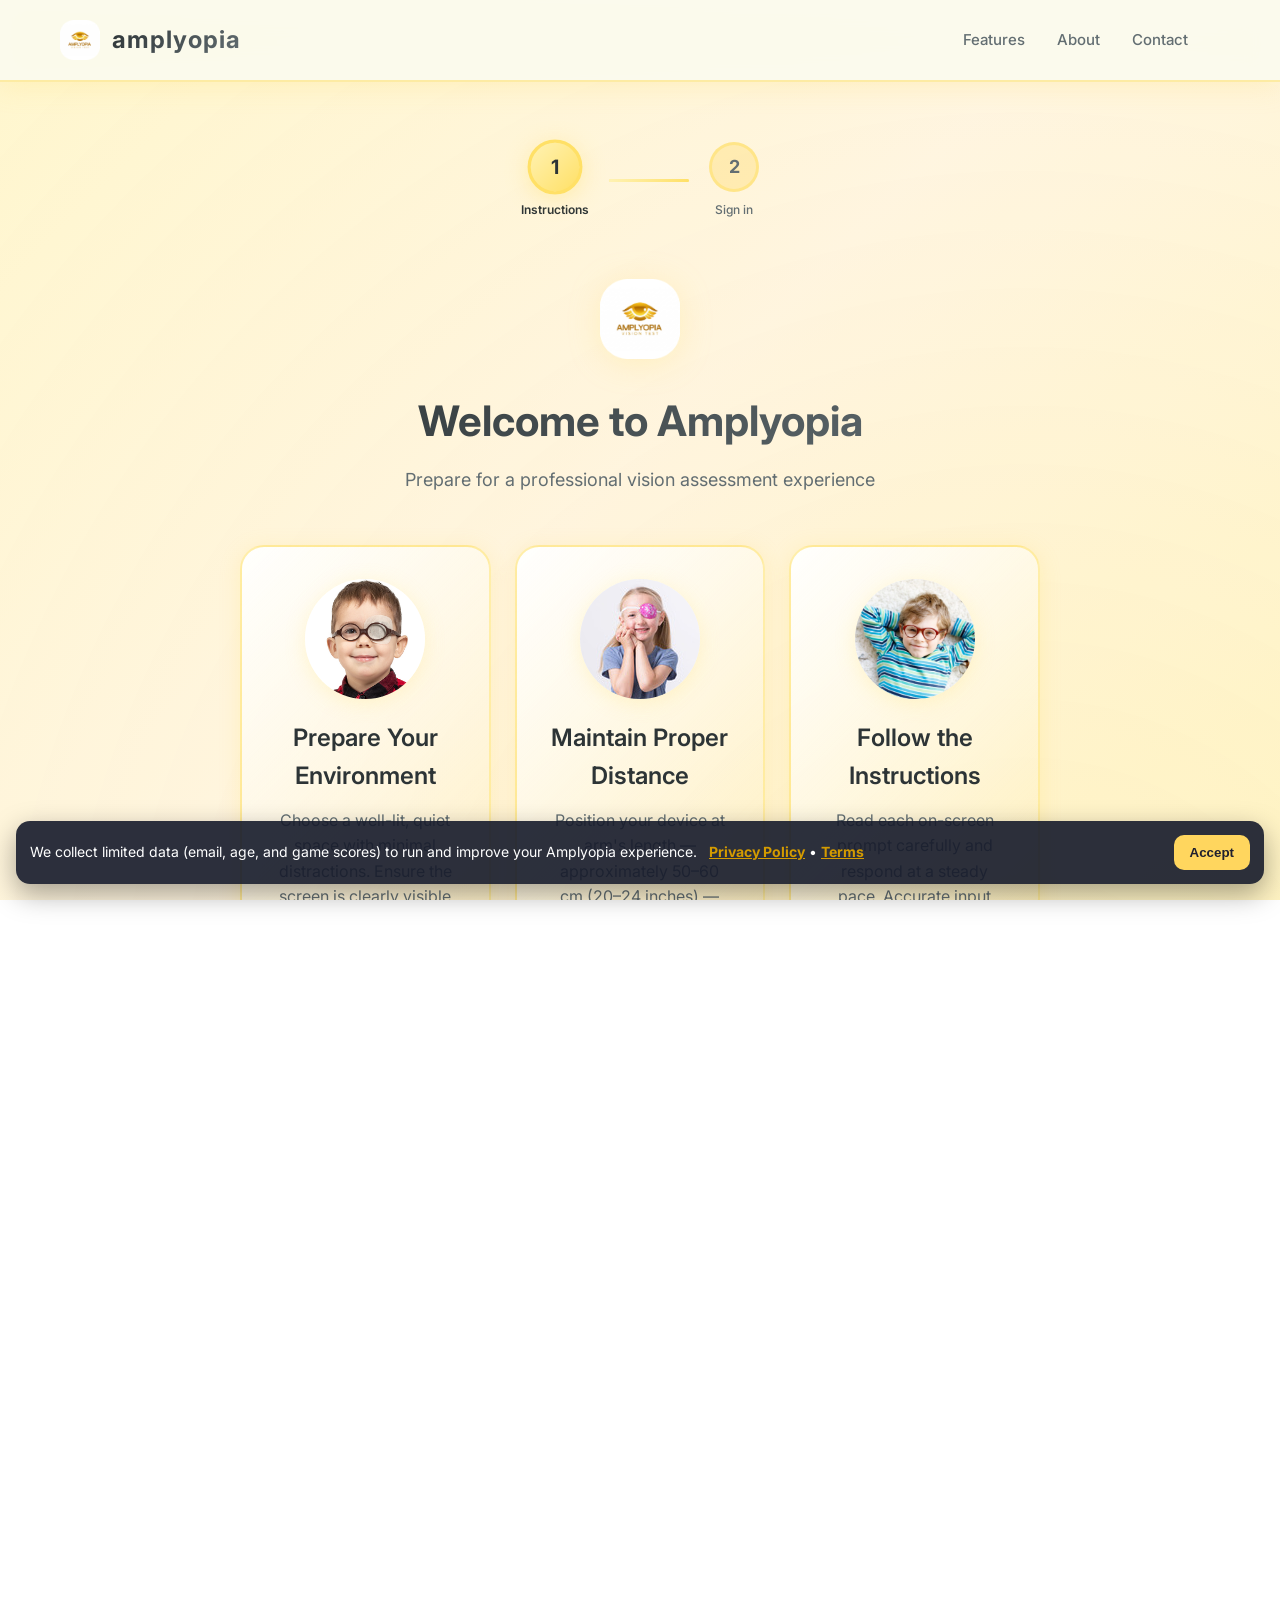
<file: index.html>
<!doctype html>
<html lang="en" dir="ltr">
<head>
    <meta charset="utf-8">
    <meta name="viewport" content="width=device-width, initial-scale=1">
    
    <!-- Primary SEO Meta Tags -->
    <title>Amplyopia - Free Online Vision Test & Lazy Eye Treatment | Amblyopia Therapy</title>
    <meta name="title" content="Amplyopia - Free Online Vision Test & Lazy Eye Treatment | Amblyopia Therapy">
    <meta name="description" content="Free online vision test and lazy eye treatment tools. Amplyopia and amblyopia therapy, vision rehabilitation, binocular vision training. Test your eyesight at home with AI-powered screening. علاج العين الكسولة، علاج الغمش، اختبار النظر">
    <meta name="keywords" content="amplyopia, amblyopia, lazy eye, lazy eye treatment, amblyopia treatment, amplyopia treatment, lazy eye therapy, vision therapy, amblyopia exercises, amplyopia exercises, amplyopia training, amblyopia training, binocular vision therapy, pediatric eye disorder, refractive amblyopia, anisometropic amblyopia, crossed eyes treatment, vision rehabilitation, neurovisual training, binocular fusion training, eye patch therapy, vision improvement exercises, depth perception training, visual acuity enhancement, الغمش, العين الكسولة, علاج الغمش, علاج العين الكسولة, تمارين الغمش, علاج الغمش عند الأطفال, اختبار النظر, فحص النظر">
    <meta name="author" content="Amplyopia">
    <meta name="robots" content="index, follow">
    <meta name="language" content="English">
    <meta name="revisit-after" content="7 days">
    
    <!-- Canonical URL -->
    <link rel="canonical" href="https://amplyopia.com/">
    
    <!-- Open Graph / Facebook -->
    <meta property="og:type" content="website">
    <meta property="og:url" content="https://amplyopia.com/">
    <meta property="og:title" content="Amplyopia - Free Online Vision Test & Lazy Eye Treatment | Amblyopia Therapy">
    <meta property="og:description" content="Free online vision test and lazy eye treatment. Amplyopia and amblyopia therapy, vision rehabilitation, binocular vision training. علاج العين الكسولة، علاج الغمش">
    <meta property="og:image" content="https://amplyopia.com/og-image.jpg">
    <meta property="og:site_name" content="Amplyopia">
    <meta property="og:locale" content="en_US">
    
    <!-- Twitter -->
    <meta property="twitter:card" content="summary_large_image">
    <meta property="twitter:url" content="https://amplyopia.com/">
    <meta property="twitter:title" content="Amplyopia - Free Online Vision Test & Lazy Eye Treatment">
    <meta property="twitter:description" content="Free online vision test and lazy eye treatment. Amplyopia and amblyopia therapy, vision rehabilitation. علاج العين الكسولة، علاج الغمش">
    <meta property="twitter:image" content="https://amplyopia.com/og-image.jpg">
    
    <!-- Favicon & PWA (themed by js/branding.js: blue=boy, pink=girl, yellow=guest) -->
    <link rel="icon" id="app-favicon-ico" href="/images/logo/yellow-favicon.ico" sizes="any">
    <link rel="icon" id="app-favicon-svg" type="image/svg+xml" href="/images/logo/yellow-favicon.svg">
    <link rel="icon" id="app-favicon-png" type="image/png" sizes="96x96" href="/images/logo/yellow-favicon-96x96.png">
    <link rel="apple-touch-icon" id="app-apple-touch" href="/images/logo/yellow-apple-touch-icon.png">
    <link rel="manifest" id="app-manifest" href="/manifest-guest.json">
    <meta name="theme-color" id="app-theme-color" content="#ffe066">
    <script>
    try {
      var g = localStorage.getItem('userGender');
      if (g === 'boy') document.documentElement.classList.add('theme-boy');
      else if (g === 'girl') document.documentElement.classList.add('theme-girl');
    } catch (e) {}
    </script>
    <meta name="mobile-web-app-capable" content="yes">
    <meta name="apple-mobile-web-app-capable" content="yes">
    <meta name="apple-mobile-web-app-status-bar-style" content="default">
    
    <!-- Stylesheets -->
    <link rel="stylesheet" href="css/styles.css">
    <link rel="stylesheet" href="css/pwa.css">
    <link rel="preconnect" href="https://fonts.googleapis.com">
    <link rel="preconnect" href="https://fonts.gstatic.com" crossorigin>
    <link href="https://fonts.googleapis.com/css2?family=Inter:wght@400;500;600;700&display=swap" rel="stylesheet">
</head>
<body>
    <!-- Navigation Bar -->
    <header class="site-header">
        <div class="container header-inner">
            <a class="logo" href="services.html">
                <img src="images/logo/yellow-favicon-96x96.png" alt="Amplyopia Logo" class="logo-img" id="site-logo-img" width="40" height="40">
                <span class="logo-text">amplyopia</span>
            </a>
            <button class="menu-toggle" aria-expanded="false" aria-controls="site-nav">
                <span class="sr-only">Toggle menu</span>
                <span class="menu-icon"></span>
            </button>
            <nav id="site-nav" class="site-nav" aria-label="Primary">
                <ul>
                    <li><a href="dashboard.html" id="nav-dashboard-link" class="hidden">Dashboard</a></li>
                    <li><a href="#features">Features</a></li>
                    <li><a href="#about">About</a></li>
                    <li><a href="#contact">Contact</a></li>
                    <li><button type="button" class="nav-signout hidden" id="nav-signout-btn">Sign out</button></li>
                </ul>
            </nav>

            <a href="dashboard.html" class="user-chip hidden" id="user-chip" aria-label="Open dashboard">
                <img id="user-chip-avatar" class="user-chip-avatar" src="images/logo/yellow-favicon-96x96.png" alt="">
                <span id="user-chip-name" class="user-chip-name">Dashboard</span>
            </a>
        </div>
    </header>

    <!-- Main Content - Multi Step Wizard -->
    <main class="main-content">
        <div class="container">
            <!-- Progress Indicator -->
            <div class="progress-indicator">
                <div class="progress-step" data-step="1">
                    <div class="step-number">1</div>
                    <div class="step-label">Instructions</div>
                </div>
                <div class="progress-line"></div>
                <div class="progress-step" data-step="2">
                    <div class="step-number">2</div>
                    <div class="step-label">Sign in</div>
                </div>
            </div>

            <!-- Step 1: Instructions Page -->
            <div class="wizard-step active" id="step-1">
                <div class="step-content">
                    <div class="step-header">
                        <img src="images/logo/yellow-favicon-96x96.png" alt="Instructions" class="step-icon">
                        <h1 class="step-title">Welcome to Amplyopia</h1>
                        <p class="step-subtitle">Prepare for a professional vision assessment experience</p>
                    </div>
                    
                    <div class="instructions-container">
                        <div class="instruction-card">
                            <div class="instruction-image-wrapper">
                                <img id="instruction-img-1" src="images/instruction-1.png" alt="Prepare" class="instruction-image" onerror="this.style.display='none';">
                            </div>
                            <h3>Prepare Your Environment</h3>
                            <p>Choose a well-lit, quiet space with minimal distractions. Ensure the screen is clearly visible at a comfortable viewing distance.</p>
                        </div>
                        
                        <div class="instruction-card">
                            <div class="instruction-image-wrapper">
                                <img id="instruction-img-2" src="images/instruction-2.png" alt="Distance" class="instruction-image" onerror="this.style.display='none';">
                            </div>
                            <h3>Maintain Proper Distance</h3>
                            <p>Position your device at arm's length — approximately 50–60 cm (20–24 inches) — for consistent and reliable measurements.</p>
                        </div>
                        
                        <div class="instruction-card">
                            <div class="instruction-image-wrapper">
                                <img id="instruction-img-3" src="images/instruction-3.png" alt="Focus" class="instruction-image" onerror="this.style.display='none';">
                            </div>
                            <h3>Follow the Instructions</h3>
                            <p>Read each on-screen prompt carefully and respond at a steady pace. Accurate input leads to more meaningful results.</p>
                        </div>
                    </div>
                    
                    <button class="btn btn-primary btn-next" onclick="nextStep()">
                        Next
                        <span class="btn-arrow">→</span>
                    </button>
                </div>
            </div>

            <!-- Step 2: Sign in / Sign up (Supabase) + Profile -->
            <div class="wizard-step" id="step-2">
                <div class="step-content">
                    <div class="step-header">
                        <img src="images/logo/yellow-favicon-96x96.png" alt="User Information" class="step-icon" id="step-profile-icon">
                        <h1 class="step-title" id="step-2-title">Sign in to Continue</h1>
                        <p class="step-subtitle" id="step-2-subtitle">Sign in with Google or email — child profile is on the next page</p>
                    </div>
                    
                    <div class="auth-card" id="auth-card">
                        <div class="auth-tabs" role="tablist" aria-label="Authentication mode">
                            <button type="button" class="auth-tab active" id="auth-tab-signin" data-auth-tab="signin" role="tab" aria-selected="true">Sign in</button>
                            <button type="button" class="auth-tab" id="auth-tab-signup" data-auth-tab="signup" role="tab" aria-selected="false">Sign up</button>
                        </div>

                        <div class="auth-body">
                            <div class="auth-error" id="auth-error" aria-live="polite"></div>

                            <button type="button" class="btn btn-primary auth-google-btn" id="auth-google-btn">
                                Continue with Google
                            </button>

                            <div class="auth-divider">
                                <span>or</span>
                            </div>

                            <form class="user-form" id="auth-email-form">
                                <div class="form-group">
                                    <label for="auth-email">Email</label>
                                    <input type="email" id="auth-email" name="email" placeholder="you@example.com" autocomplete="email" required>
                                </div>

                                <div class="form-group">
                                    <label for="auth-password">Password</label>
                                    <input type="password" id="auth-password" name="password" placeholder="Your password" autocomplete="current-password" required>
                                </div>

                                <div class="form-group hidden" id="signup-consent-group">
                                    <label class="consent-checkbox">
                                        <input type="checkbox" id="signup-terms-checkbox" name="signup_terms">
                                        <span>
                                            I agree to the <a href="terms.html" target="_blank" rel="noopener">Terms &amp; Conditions</a> and <a href="privacy.html" target="_blank" rel="noopener">Privacy Policy</a>.
                                        </span>
                                    </label>
                                    <p class="consent-error" id="signup-consent-error" aria-live="polite"></p>
                                </div>

                                <div class="form-actions">
                                    <button type="button" class="btn btn-secondary btn-prev" onclick="prevStep()">
                                        <span class="btn-arrow">←</span>
                                        Previous
                                    </button>
                                    <button type="submit" class="btn btn-primary btn-next" id="auth-email-submit">
                                        Continue
                                        <span class="btn-arrow">→</span>
                                    </button>
                                </div>
                            </form>
                        </div>
                    </div>

                </div>
            </div>

            <!-- Services moved to services.html -->
            <div class="wizard-step hidden" id="step-3" aria-hidden="true">
                <div class="step-content">
                    <div class="step-header">
                        <img src="images/dashboard.png" alt="Services" class="step-icon">
                        <h1 class="step-title">Choose Your Service</h1>
                        <p class="step-subtitle">Select the vision care service you'd like to use</p>
                    </div>
                    
                    <div class="options-grid">
                        <button class="option-card" id="opt-dashboard">
                            <div class="option-image-wrapper">
                                <img src="images/dashboard.png" alt="Dashboard" class="option-image" onerror="this.style.display='none';">
                            </div>
                            <h3 class="option-title">Dashboard</h3>
                            <p class="option-description">Child profile, age, and total score</p>
                        </button>

                        <button class="option-card" id="opt-vision-test">
                            <div class="option-image-wrapper">
                                <img src="images/vision-test.png" alt="Vision Test" class="option-image" onerror="this.style.display='none';">
                            </div>
                            <h3 class="option-title">Vision Test</h3>
                            <p class="option-description">Test your visual acuity and eye health</p>
                        </button>
                        
                        <button class="option-card" id="opt-lazy-eye">
                            <div class="option-image-wrapper">
                                <img src="images/lazy-eye.png" alt="Lazy Eye" class="option-image" onerror="this.style.display='none';">
                            </div>
                            <h3 class="option-title">Lazy Eye</h3>
                            <p class="option-description">Amblyopia treatment and exercises</p>
                        </button>
                        
                        <button class="option-card" id="opt-guidelines">
                            <div class="option-image-wrapper">
                                <img src="images/guidelines.png" alt="Guidelines" class="option-image" onerror="this.style.display='none';">
                            </div>
                            <h3 class="option-title">Guidelines</h3>
                            <p class="option-description">Learn about eye care and vision health</p>
                        </button>
                    </div>
                    
                    <button type="button" class="btn btn-secondary btn-prev" onclick="prevStep()">
                        <span class="btn-arrow">←</span>
                        Previous
                    </button>
                </div>
            </div>
        </div>
    </main>

    <!-- Footer -->
    <footer class="site-footer">
        <div class="container">
            <div class="footer-content">
                <div class="footer-section">
                    <h4>Amplyopia</h4>
                    <p>Professional vision care and eye health services</p>
                </div>
                <div class="footer-section">
                    <h4>Quick Links</h4>
                    <ul>
                        <li><a href="#features">Features</a></li>
                        <li><a href="#about">About</a></li>
                        <li><a href="#contact">Contact</a></li>
                    </ul>
                </div>
                <div class="footer-section">
                    <h4>Services</h4>
                    <ul>
                        <li><a href="dashboard.html">Dashboard</a></li>
                        <li><a href="vision-test.html">Vision Test</a></li>
                        <li><a href="lazytest/index.html">Lazy Eye</a></li>
                        <li><a href="guidelines.html">Guidelines</a></li>
                        <li><a href="report.html">Report</a></li>
                    </ul>
                </div>
                <div class="footer-section">
                    <h4>Legal</h4>
                    <ul>
                        <li><a href="terms.html">Terms &amp; Conditions</a></li>
                        <li><a href="privacy.html">Privacy Policy</a></li>
                    </ul>
                </div>
            </div>
            <div class="footer-bottom">
                <p>© <span id="year"></span> Amplyopia. All rights reserved.</p>
                <p><a href="terms.html">Terms &amp; Conditions</a> | <a href="privacy.html">Privacy Policy</a></p>
            </div>
        </div>
    </footer>

    <div id="auth-loading" class="auth-loading hidden" role="status" aria-live="polite" aria-busy="false">
        <div class="auth-loading-card">
            <div class="auth-loading-glasses" aria-hidden="true">
                <div class="auth-loading-glasses-lens auth-loading-glasses-lens--red"></div>
                <div class="auth-loading-glasses-bridge"></div>
                <div class="auth-loading-glasses-lens auth-loading-glasses-lens--blue"></div>
            </div>
            <p class="auth-loading-title">Please wait</p>
            <p class="auth-loading-text" id="auth-loading-text">Loading…</p>
        </div>
    </div>

    <div class="consent-modal hidden" id="terms-reconsent-modal" role="dialog" aria-modal="true" aria-labelledby="terms-reconsent-title">
        <div class="consent-modal-card">
            <h2 id="terms-reconsent-title">Please review and accept our legal terms</h2>
            <p>To continue using Amplyopia, please confirm that you agree to our latest Terms &amp; Conditions and Privacy Policy.</p>
            <label class="consent-checkbox">
                <input type="checkbox" id="reconsent-checkbox">
                <span>I agree to the <a href="terms.html" target="_blank" rel="noopener">Terms &amp; Conditions</a> and <a href="privacy.html" target="_blank" rel="noopener">Privacy Policy</a>.</span>
            </label>
            <p class="consent-error" id="reconsent-error" aria-live="polite"></p>
            <button type="button" class="btn btn-primary" id="reconsent-accept-btn">Accept and Continue</button>
        </div>
    </div>

    <!-- Supabase + auth (self-hosted library for Edge) -->
    <script src="js/vendor/supabase.min.js?v=2.3.0"></script>
    <script src="js/supabase-config.js?v=2.3.0"></script>
    <script src="js/supabase.js?v=2.3.0" defer></script>
    <script src="js/branding.js?v=2.3.0" defer></script>
    <script src="js/profile.js?v=2.3.0" defer></script>
    <script src="js/auth-profile.js?v=2.3.0" defer></script>
    <script src="js/score.js?v=2.3.0" defer></script>
    <script src="js/pwa-config.js?v=2.3.0" defer></script>
    <script src="js/session-timer.js?v=2.3.0" defer></script>
    <script src="js/push-client.js?v=2.3.0" defer></script>
    <script src="js/pwa-bootstrap.js?v=2.3.0" defer></script>
    <script src="js/legal-consent.js?v=2.3.0" defer></script>
    <script src="js/auth-wizard.js?v=2.3.0" defer></script>
    <script src="js/app.js?v=2.3.0" defer></script>
    
    <!-- Structured Data (JSON-LD) for SEO -->
    <script type="application/ld+json">
    {
        "@context": "https://schema.org",
        "@type": "WebApplication",
        "name": "Amplyopia - VisionCare",
        "alternateName": "Amblyopia Treatment & Vision Therapy",
        "url": "https://amplyopia.com",
        "description": "Free online vision test and lazy eye treatment tools. Amplyopia and amblyopia therapy, vision rehabilitation, binocular vision training. Test your eyesight at home with AI-powered vision screening. علاج العين الكسولة، علاج الغمش، تمارين الغمش، علاج الغمش عند الأطفال",
        "inLanguage": ["en", "ar"],
        "applicationCategory": "HealthApplication",
        "operatingSystem": "Web Browser",
        "offers": {
            "@type": "Offer",
            "price": "0",
            "priceCurrency": "USD"
        },
        "aggregateRating": {
            "@type": "AggregateRating",
            "ratingValue": "4.8",
            "ratingCount": "150"
        },
        "featureList": [
            "Online Vision Test",
            "Lazy Eye Treatment",
            "Amblyopia Therapy",
            "Amplyopia Training",
            "Vision Rehabilitation",
            "Binocular Vision Therapy",
            "Eye Distance Detection",
            "Vision Acuity Measurement",
            "Eye Tracking",
            "Free Vision Screening"
        ],
        "keywords": "amplyopia, amblyopia, lazy eye treatment, vision therapy, الغمش, العين الكسولة, علاج الغمش"
    }
    </script>
    
    <script type="application/ld+json">
    {
        "@context": "https://schema.org",
        "@type": "Organization",
        "name": "Amplyopia",
        "url": "https://amplyopia.com",
        "logo": "https://amplyopia.com/logo.png",
        "description": "Free online vision test and eye care tools",
        "sameAs": []
    }
    </script>
    
    <script type="application/ld+json">
    {
        "@context": "https://schema.org",
        "@type": "MedicalWebPage",
        "name": "Free Online Vision Test - Amblyopia Screening",
        "description": "Test your vision at home with our free online vision screening tool. Detect amblyopia and lazy eye. اختبار النظر، اختبار الغمش، اختبار العين الكسولة",
        "url": "https://amplyopia.com/vision-test.html",
        "inLanguage": ["en", "ar"],
        "mainEntity": {
            "@type": "MedicalTest",
            "name": "Vision Acuity Test - Amblyopia Detection",
            "description": "Digital vision screening test using camera-based distance detection. Tests for amblyopia, lazy eye, visual acuity, and binocular vision",
            "keywords": "vision test, amblyopia test, lazy eye test, اختبار النظر، اختبار الغمش"
        }
    }
    </script>
</body>
</html>
</file>
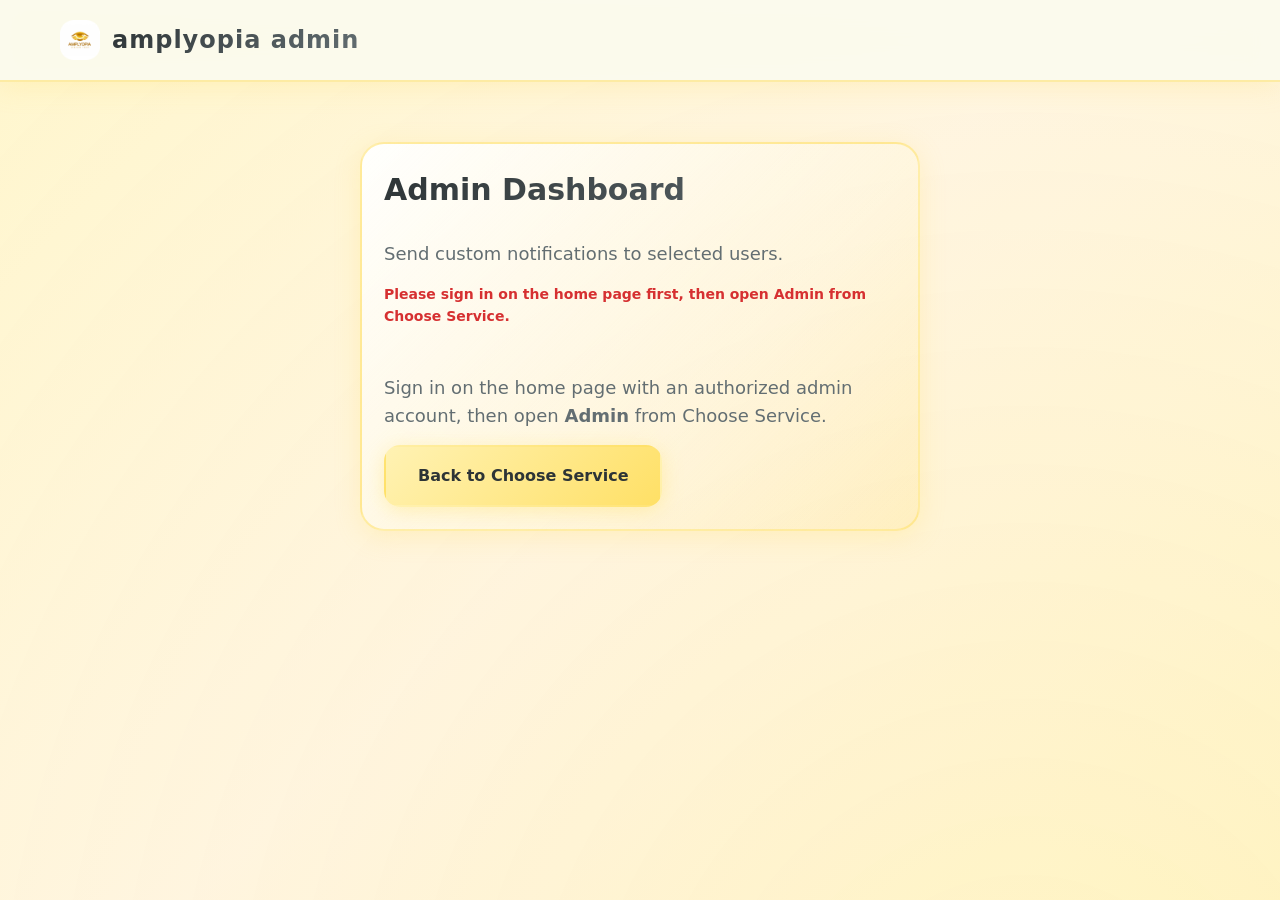
<file: admin/index.html>
<!doctype html>
<html lang="en">
<head>
  <meta charset="utf-8">
  <meta name="viewport" content="width=device-width, initial-scale=1">
  <title>Amplyopia Admin - Notifications</title>
  <link rel="icon" id="app-favicon-ico" href="/images/logo/yellow-favicon.ico" sizes="any">
  <link rel="icon" id="app-favicon-svg" type="image/svg+xml" href="/images/logo/yellow-favicon.svg">
  <link rel="icon" id="app-favicon-png" type="image/png" sizes="96x96" href="/images/logo/yellow-favicon-96x96.png">
  <link rel="apple-touch-icon" id="app-apple-touch" href="/images/logo/yellow-apple-touch-icon.png">
  <link rel="manifest" id="app-manifest" href="/manifest-guest.json">
  <meta name="theme-color" id="app-theme-color" content="#ffe066">
  <link rel="stylesheet" href="../css/styles.css">
  <link rel="stylesheet" href="../css/pwa.css">
  <link rel="stylesheet" href="admin.css">
</head>
<body class="theme-guest">
  <header class="site-header">
    <div class="container header-inner">
      <a class="logo" href="../services.html">
        <img src="/images/logo/yellow-favicon-96x96.png" alt="Amplyopia" class="logo-img" id="site-logo-img" width="40" height="40">
        <span class="logo-text">amplyopia admin</span>
      </a>
    </div>
  </header>

  <main class="main-content">
    <div class="container">
      <div class="auth-card">
        <div class="auth-body">
          <h1 class="step-title" style="font-size:30px;">Admin Dashboard</h1>
          <p class="step-subtitle">Send custom notifications to selected users.</p>
          <div class="auth-error" id="admin-error" aria-live="polite"></div>
          <div class="auth-success" id="admin-success" aria-live="polite"></div>

          <div id="admin-auth-panel">
            <p class="step-subtitle" style="margin-bottom:14px;">
              Sign in on the home page with an authorized admin account, then open <strong>Admin</strong> from Choose Service.
            </p>
            <a href="../services.html" class="btn btn-primary">Back to Choose Service</a>
          </div>

          <div id="admin-panel" class="hidden">
            <div class="form-actions" style="margin-top:0;">
              <button type="button" class="btn btn-secondary" id="admin-back-btn">Back to Choose Service</button>
              <button type="button" class="btn btn-primary" id="admin-refresh-btn">Refresh users</button>
            </div>

            <form id="admin-notify-form" class="user-form" style="margin-top:18px;">
              <div class="form-group">
                <label for="notify-title">Notification title</label>
                <input id="notify-title" required maxlength="80" placeholder="Training reminder">
              </div>
              <div class="form-group">
                <label for="notify-body">Notification message</label>
                <textarea id="notify-body" required rows="3" maxlength="240" placeholder="Time for your vision exercises!"></textarea>
              </div>
              <div class="form-group">
                <label for="notify-url">Open URL (optional)</label>
                <input id="notify-url" placeholder="/lazytest/index.html">
              </div>

              <div class="admin-users-toolbar">
                <strong>Select recipients</strong>
                <div>
                  <button type="button" class="btn btn-secondary" id="admin-select-all">Select all</button>
                  <button type="button" class="btn btn-secondary" id="admin-select-none">Clear</button>
                </div>
              </div>
              <div id="admin-users-list" class="admin-users-list"></div>

              <button type="submit" class="btn btn-primary">Send notification</button>
            </form>
          </div>
        </div>
      </div>
    </div>
  </main>

  <script src="../js/vendor/supabase.min.js"></script>
  <script src="../js/supabase-config.js"></script>
  <script src="../js/pwa-config.js"></script>
  <script src="../js/supabase.js"></script>
  <script src="../js/branding.js"></script>
  <script src="../js/profile.js"></script>
  <script src="admin.js"></script>
</body>
</html>
</file>
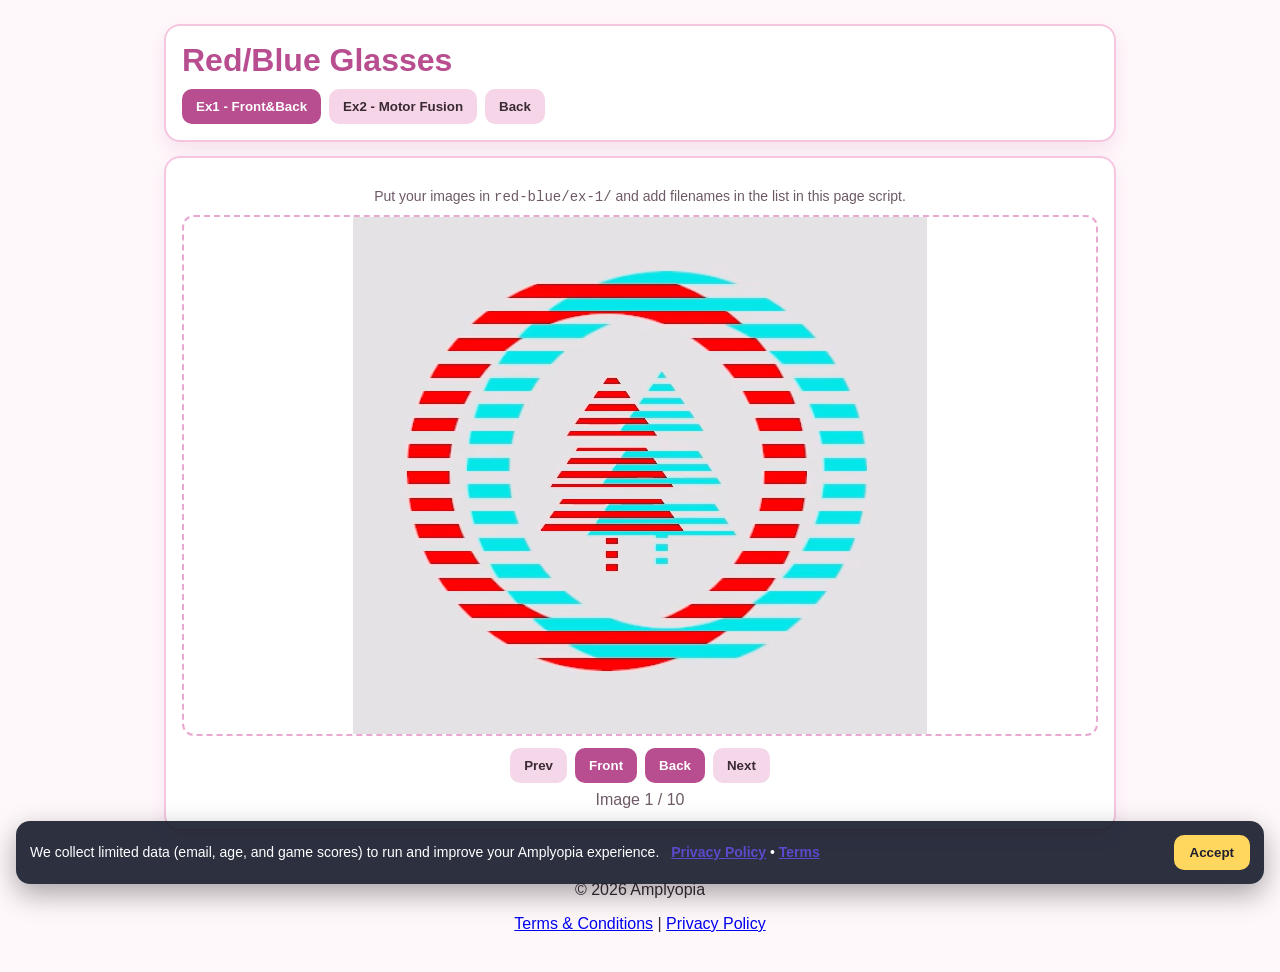
<file: red-blue/index.html>
<!doctype html>
<html lang="en">
<head>
    <meta charset="utf-8">
    <meta name="viewport" content="width=device-width, initial-scale=1">
    <title>Red/Blue Glasses Exercises</title>
    <style>
        :root {
            --bg: #fff8fb;
            --panel: #ffffff;
            --pink: #f39ccd;
            --pink-dark: #b84d90;
            --text: #3a2a35;
            --muted: #6d5a66;
        }
        * { box-sizing: border-box; }
        body {
            margin: 0;
            font-family: Inter, Arial, sans-serif;
            background: var(--bg);
            color: var(--text);
        }
        .wrap {
            max-width: 980px;
            margin: 24px auto;
            padding: 0 14px;
        }
        .head {
            background: var(--panel);
            border: 2px solid #f6c6e1;
            border-radius: 16px;
            padding: 16px;
            box-shadow: 0 8px 18px rgba(204, 129, 173, 0.18);
            margin-bottom: 14px;
        }
        h1 { margin: 0 0 10px 0; color: var(--pink-dark); }
        .tabs { display: flex; gap: 8px; flex-wrap: wrap; }
        .tab-btn {
            border: none;
            background: #f6d5e8;
            color: var(--text);
            padding: 10px 14px;
            border-radius: 10px;
            cursor: pointer;
            font-weight: 700;
        }
        .tab-btn.active { background: var(--pink-dark); color: #fff; }
        .panel {
            background: var(--panel);
            border: 2px solid #f6c6e1;
            border-radius: 16px;
            padding: 16px;
            box-shadow: 0 8px 18px rgba(204, 129, 173, 0.15);
        }
        .hidden { display: none; }
        .img-frame {
            width: 100%;
            min-height: 280px;
            border: 2px dashed #e9a8cf;
            border-radius: 12px;
            background: #fff;
            display: flex;
            align-items: center;
            justify-content: center;
            overflow: hidden;
            margin-bottom: 12px;
        }
        .img-frame img { max-width: 100%; max-height: 62vh; object-fit: contain; }
        .controls { display: flex; gap: 8px; flex-wrap: wrap; justify-content: center; margin-bottom: 8px; }
        .btn {
            border: none;
            border-radius: 10px;
            padding: 10px 14px;
            font-weight: 700;
            cursor: pointer;
        }
        .btn-main { background: var(--pink-dark); color: #fff; }
        .btn-soft { background: #f4d7e9; color: var(--text); }
        .status { text-align: center; color: var(--muted); min-height: 22px; }
        .hint { color: var(--muted); font-size: 14px; text-align: center; margin-bottom: 10px; }
    </style>
    <link rel="icon" id="app-favicon-ico" href="/images/logo/yellow-favicon.ico" sizes="any">
    <link rel="icon" id="app-favicon-svg" type="image/svg+xml" href="/images/logo/yellow-favicon.svg">
    <link rel="icon" id="app-favicon-png" type="image/png" sizes="96x96" href="/images/logo/yellow-favicon-96x96.png">
    <link rel="apple-touch-icon" id="app-apple-touch" href="/images/logo/yellow-apple-touch-icon.png">
    <link rel="manifest" id="app-manifest" href="/manifest-guest.json">
    <meta name="theme-color" id="app-theme-color" content="#ffe066">
    <link rel="stylesheet" href="../css/pwa.css">
</head>
<body>
    <div class="wrap">
        <div class="head">
            <h1>Red/Blue Glasses</h1>
            <div class="tabs">
                <button class="tab-btn active" id="tab-ex1">Ex1 - Front&Back</button>
                <button class="tab-btn" id="tab-ex2">Ex2 - Motor Fusion</button>
                <button class="tab-btn" id="back-main">Back</button>
            </div>
        </div>

        <section id="ex1-panel" class="panel">
            <p class="hint">Put your images in <code>red-blue/ex-1/</code> and add filenames in the list in this page script.</p>
            <div class="img-frame"><img id="ex1-image" alt="Front/Back exercise"></div>
            <div class="controls">
                <button class="btn btn-soft" id="ex1-prev">Prev</button>
                <button class="btn btn-main" id="answer-front">Front</button>
                <button class="btn btn-main" id="answer-back">Back</button>
                <button class="btn btn-soft" id="ex1-next">Next</button>
            </div>
            <div class="status" id="ex1-status"></div>
        </section>

        <section id="ex2-panel" class="panel hidden">
            <p class="hint">Focus on fusing the image into one and hold it as long as you can.</p>
            <div class="img-frame"><img id="ex2-image" alt="Motor Fusion exercise"></div>
            <div class="controls">
                <button class="btn btn-soft" id="ex2-prev">Prev</button>
                <button class="btn btn-soft" id="ex2-next">Next</button>
            </div>
            <div class="status" id="ex2-status"></div>
        </section>
    </div>

    <footer style="text-align:center;padding:10px 0 24px;">
        <p>© <span id="year"></span> Amplyopia</p>
        <p><a href="../terms.html">Terms &amp; Conditions</a> | <a href="../privacy.html">Privacy Policy</a></p>
    </footer>

    <script src="../js/vendor/supabase.min.js"></script>
    <script src="../js/supabase-config.js"></script>
    <script src="../js/supabase.js"></script>
    <script src="../js/branding.js"></script>
    <script src="../js/profile.js"></script>
    <script src="../js/score.js"></script>
    <script src="../js/legal-consent.js"></script>
    <script src="../js/pwa-config.js" defer></script>
    <script src="../js/session-timer.js" defer></script>
    <script src="../js/push-client.js" defer></script>
    <script src="../js/pwa-bootstrap.js" defer></script>
    <script>
        document.addEventListener('DOMContentLoaded', function () {
            const yearEl = document.getElementById('year');
            if (yearEl) yearEl.textContent = String(new Date().getFullYear());
        });
        try {
            const gender = localStorage.getItem('userGender');
            if (gender && window.Profile?.applyThemeFromGender) window.Profile.applyThemeFromGender(gender);
        } catch (_) {}
        // Optional manual fallback list for Ex1 images.
        // If auto-discovery works, this list is ignored.
        const EX1_FALLBACK = [
            "front1.png",
            "front2.png",
            "behind3.png",
            "behind4.png",
            "behind5.png",
            "front6.png",
            "behind7.png",
            "front8.png",
            "front9.png"
        ];

        // Add your Ex2 GIF/image filenames here (manual list)
        const EX2_IMAGES = [
            "ezgif.com-video-to-gif-converter.gif",
            "ezgif.com-video-to-gif-converter (1).gif",
            "ezgif.com-video-to-gif-converter (2).gif"
        ];

        let EX1_IMAGES = [];
        let ex1Index = 0;
        let ex2Index = 0;

        const ex1Image = document.getElementById('ex1-image');
        const ex2Image = document.getElementById('ex2-image');
        const ex1Status = document.getElementById('ex1-status');
        const ex2Status = document.getElementById('ex2-status');

        function ex1Src(name) { return `ex-1/${name}`; }
        function ex2Src(name) { return `ex-2/${name}`; }

        function showEx1() {
            if (!EX1_IMAGES.length) {
                ex1Image.removeAttribute('src');
                ex1Status.textContent = 'No Ex1 images yet. Add filenames in script.';
                return;
            }
            ex1Image.src = ex1Src(EX1_IMAGES[ex1Index]);
            ex1Status.textContent = `Image ${ex1Index + 1} / ${EX1_IMAGES.length}`;
        }

        function showEx2() {
            if (!EX2_IMAGES.length) {
                ex2Image.removeAttribute('src');
                ex2Status.textContent = 'No Ex2 GIFs yet. Add filenames in script.';
                return;
            }
            ex2Image.src = ex2Src(EX2_IMAGES[ex2Index]);
            ex2Status.textContent = `GIF ${ex2Index + 1} / ${EX2_IMAGES.length}`;
        }

        function expectedAnswer(filename) {
            const f = filename.toLowerCase();
            if (f.includes('front')) return 'front';
            if (f.includes('back') || f.includes('behind')) return 'back';
            return '';
        }

        async function discoverFolderImages(folderPath) {
            try {
                // Works when running from a local web server that exposes directory listing.
                const res = await fetch(`${folderPath}/`);
                if (!res.ok) return [];
                const html = await res.text();
                const doc = new DOMParser().parseFromString(html, 'text/html');
                const links = Array.from(doc.querySelectorAll('a[href]'))
                    .map((a) => a.getAttribute('href'))
                    .filter(Boolean)
                    .map((href) => href.split('?')[0])
                    .map((href) => href.split('#')[0])
                    .map((href) => href.endsWith('/') ? href.slice(0, -1) : href)
                    .map((href) => href.includes('/') ? href.substring(href.lastIndexOf('/') + 1) : href)
                    .filter((name) => /\.(png|jpg|jpeg|gif|webp)$/i.test(name));
                return [...new Set(links)].sort((a, b) => a.localeCompare(b));
            } catch (_) {
                return [];
            }
        }

        function answerEx1(choice) {
            if (!EX1_IMAGES.length) return;
            const expect = expectedAnswer(EX1_IMAGES[ex1Index]);
            if (!expect) {
                ex1Status.textContent = 'Filename must include front/back (or behind).';
                return;
            }
            if (choice === expect) {
                ex1Status.textContent = 'Correct! Moving to next image...';
                try {
                    window.Score?.addPoints?.({
                        game_id: 'red-blue:front-back',
                        points: 1,
                        meta: { filename: EX1_IMAGES[ex1Index], answer: choice }
                    });
                } catch (_) {}
                setTimeout(() => {
                    if (!EX1_IMAGES.length) return;
                    ex1Index = (ex1Index + 1) % EX1_IMAGES.length;
                    showEx1();
                }, 400);
            } else {
                ex1Status.textContent = `Wrong, answer is ${expect}.`;
            }
        }

        document.getElementById('ex1-prev').onclick = () => {
            if (!EX1_IMAGES.length) return;
            ex1Index = (ex1Index - 1 + EX1_IMAGES.length) % EX1_IMAGES.length;
            showEx1();
        };
        document.getElementById('ex1-next').onclick = () => {
            if (!EX1_IMAGES.length) return;
            ex1Index = (ex1Index + 1) % EX1_IMAGES.length;
            showEx1();
        };
        document.getElementById('answer-front').onclick = () => answerEx1('front');
        document.getElementById('answer-back').onclick = () => answerEx1('back');

        document.getElementById('ex2-prev').onclick = () => {
            if (!EX2_IMAGES.length) return;
            ex2Index = (ex2Index - 1 + EX2_IMAGES.length) % EX2_IMAGES.length;
            showEx2();
        };
        document.getElementById('ex2-next').onclick = () => {
            if (!EX2_IMAGES.length) return;
            ex2Index = (ex2Index + 1) % EX2_IMAGES.length;
            showEx2();
        };

        const tabEx1 = document.getElementById('tab-ex1');
        const tabEx2 = document.getElementById('tab-ex2');
        const ex1Panel = document.getElementById('ex1-panel');
        const ex2Panel = document.getElementById('ex2-panel');
        tabEx1.onclick = () => {
            tabEx1.classList.add('active');
            tabEx2.classList.remove('active');
            ex1Panel.classList.remove('hidden');
            ex2Panel.classList.add('hidden');
        };
        tabEx2.onclick = () => {
            tabEx2.classList.add('active');
            tabEx1.classList.remove('active');
            ex2Panel.classList.remove('hidden');
            ex1Panel.classList.add('hidden');
            showEx2();
        };
        document.getElementById('back-main').onclick = () => { window.location.href = '../services.html'; };

        (async () => {
            const autoEx1 = await discoverFolderImages('ex-1');
            EX1_IMAGES = autoEx1.length ? autoEx1 : EX1_FALLBACK.slice();
            showEx1();
        })();
        showEx2();
    </script>
</body>
</html>
</file>
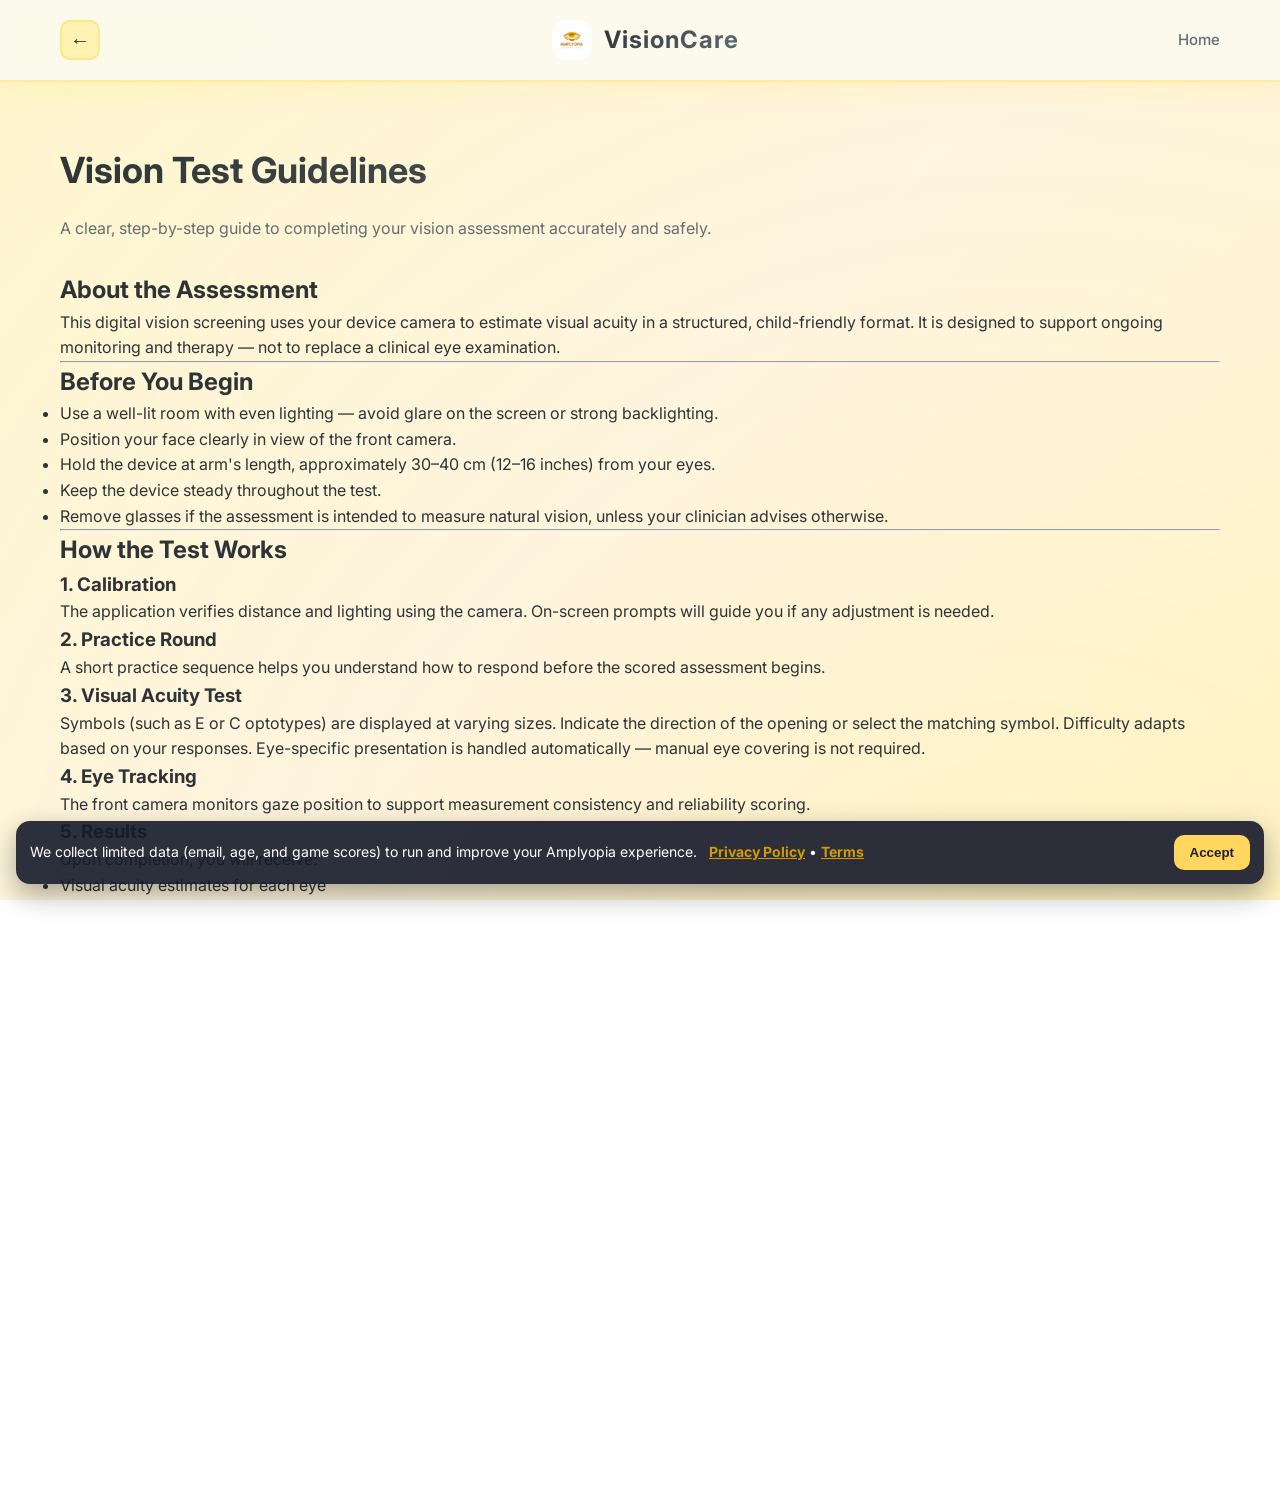
<file: guidelines.html>
<!doctype html>
<html lang="en" data-page="guidelines">
<head>
    <meta charset="utf-8">
    <meta name="viewport" content="width=device-width, initial-scale=1">
    
    <!-- Primary SEO Meta Tags -->
    <title>Vision Test Guidelines - How to Use Online Eye Test | Amplyopia Amblyopia Treatment</title>
    <meta name="title" content="Vision Test Guidelines - How to Use Online Eye Test | Amplyopia Amblyopia Treatment">
    <meta name="description" content="Complete guide on how to use our free online vision test and amblyopia treatment. Learn about setup, calibration, testing process, and interpreting results. دليل استخدام اختبار النظر وعلاج الغمش">
    <meta name="keywords" content="vision test guidelines, eye test instructions, how to test vision, vision test tutorial, eye exam guide, vision screening guide, amblyopia treatment guide, lazy eye treatment guide, amplyopia exercises, amblyopia exercises, vision therapy instructions, دليل اختبار النظر, تعليمات فحص النظر, كيفية اختبار النظر, دليل علاج الغمش, دليل علاج العين الكسولة, تمارين الغمش, تمارين تقوية العين, تمارين تنسيق العينين, تمارين الرؤية, علاج الرؤية الثنائية, تدريب الرؤية الثنائية, علاج مشاكل الرؤية عند الأطفال, تنشيط العين الكسولة, تنشيط العصب البصري, إعادة تأهيل الرؤية, تدريب الدماغ على الرؤية, علاج كسل العين بدون نظارة, علاج كسل العين بالمنزل, علاج كسل العين بالكمبيوتر, علاج كسل العين عبر الألعاب البصرية">
    <meta name="robots" content="index, follow">
    
    <!-- Canonical URL -->
    <link rel="canonical" href="https://amplyopia.com/guidelines.html">
    
    <!-- Open Graph / Facebook -->
    <meta property="og:type" content="article">
    <meta property="og:url" content="https://amplyopia.com/guidelines.html">
    <meta property="og:title" content="Vision Test Guidelines - How to Use Online Eye Test | Amplyopia">
    <meta property="og:description" content="Complete guide on how to use our free online vision test and amblyopia treatment. Learn about setup, calibration, and interpreting results. دليل استخدام اختبار النظر">
    <meta property="og:image" content="https://amplyopia.com/guidelines-og.jpg">
    
    <!-- Twitter -->
    <meta property="twitter:card" content="summary">
    <meta property="twitter:url" content="https://amplyopia.com/guidelines.html">
    <meta property="twitter:title" content="Vision Test Guidelines - How to Use Online Eye Test | Amplyopia">
    <meta property="twitter:description" content="Complete guide on how to use our free online vision test and amblyopia treatment. دليل استخدام اختبار النظر">
    
    <!-- Stylesheets -->
    <link rel="stylesheet" href="css/styles.css">
    <link rel="preconnect" href="https://fonts.googleapis.com">
    <link rel="preconnect" href="https://fonts.gstatic.com" crossorigin>
    <link href="https://fonts.googleapis.com/css2?family=Inter:wght@400;600;700&display=swap" rel="stylesheet">
    <link rel="icon" id="app-favicon-ico" href="/images/logo/yellow-favicon.ico" sizes="any">
    <link rel="icon" id="app-favicon-svg" type="image/svg+xml" href="/images/logo/yellow-favicon.svg">
    <link rel="icon" id="app-favicon-png" type="image/png" sizes="96x96" href="/images/logo/yellow-favicon-96x96.png">
    <link rel="apple-touch-icon" id="app-apple-touch" href="/images/logo/yellow-apple-touch-icon.png">
    <link rel="manifest" id="app-manifest" href="/manifest-guest.json">
    <meta name="theme-color" id="app-theme-color" content="#ffe066">
    <link rel="stylesheet" href="css/pwa.css">
</head>
<body>
    <header class="site-header">
        <div class="container header-inner">
            <button class="back-btn" id="back-btn" aria-label="Go back">←</button>
            <a class="logo" href="services.html">
                <img src="/images/logo/yellow-favicon-96x96.png" alt="Amplyopia" class="logo-img" id="site-logo-img" width="40" height="40">
                <span class="logo-text">VisionCare</span>
            </a>
            <nav class="site-nav" aria-label="Breadcrumb">
                <ul>
                    <li><a href="services.html">Home</a></li>
                </ul>
            </nav>
        </div>
    </header>

    <main class="section">
        <div class="container">
            <h1>Vision Test Guidelines</h1>
            <p class="landing-note">A clear, step-by-step guide to completing your vision assessment accurately and safely.</p>

            <h2>About the Assessment</h2>
            <p>This digital vision screening uses your device camera to estimate visual acuity in a structured, child-friendly format. It is designed to support ongoing monitoring and therapy — not to replace a clinical eye examination.</p>

            <hr>

            <h2>Before You Begin</h2>
            <ul>
                <li>Use a well-lit room with even lighting — avoid glare on the screen or strong backlighting.</li>
                <li>Position your face clearly in view of the front camera.</li>
                <li>Hold the device at arm's length, approximately 30–40 cm (12–16 inches) from your eyes.</li>
                <li>Keep the device steady throughout the test.</li>
                <li>Remove glasses if the assessment is intended to measure natural vision, unless your clinician advises otherwise.</li>
            </ul>

            <hr>

            <h2>How the Test Works</h2>
            <h3>1. Calibration</h3>
            <p>The application verifies distance and lighting using the camera. On-screen prompts will guide you if any adjustment is needed.</p>

            <h3>2. Practice Round</h3>
            <p>A short practice sequence helps you understand how to respond before the scored assessment begins.</p>

            <h3>3. Visual Acuity Test</h3>
            <p>Symbols (such as E or C optotypes) are displayed at varying sizes. Indicate the direction of the opening or select the matching symbol. Difficulty adapts based on your responses. Eye-specific presentation is handled automatically — manual eye covering is not required.</p>

            <h3>4. Eye Tracking</h3>
            <p>The front camera monitors gaze position to support measurement consistency and reliability scoring.</p>

            <h3>5. Results</h3>
            <p>Upon completion, you will receive:</p>
            <ul>
                <li>Visual acuity estimates for each eye</li>
                <li>Measurement reliability indicators</li>
                <li>Environmental quality notes (lighting and contrast)</li>
                <li>Date and time of the session</li>
            </ul>

            <hr>

            <h2>After the Test</h2>
            <ul>
                <li>Results are saved automatically to your profile.</li>
                <li>A structured report is available in your Dashboard and Reports section.</li>
                <li>Repeat the assessment periodically to track progress over time.</li>
            </ul>

            <hr>

            <h2>Important Information</h2>
            <ul>
                <li>This tool provides vision screening support only and does not constitute a medical diagnosis.</li>
                <li>Consult a qualified eye care professional for abnormal results or clinical concerns.</li>
                <li>Children should be supervised during testing to ensure accurate responses.</li>
            </ul>
        </div>
    </main>

    <footer class="site-footer">
        <div class="container">
            <p>© <span id="year"></span> VisionCare</p>
            <p><a href="terms.html">Terms &amp; Conditions</a> | <a href="privacy.html">Privacy Policy</a></p>
        </div>
    </footer>

    <script src="js/vendor/supabase.min.js"></script>
    <script src="js/supabase-config.js" defer></script>
    <script src="js/supabase.js" defer></script>
    <script src="js/branding.js" defer></script>
    <script src="js/profile.js" defer></script>
    <script src="js/pwa-config.js" defer></script>
    <script src="js/session-timer.js" defer></script>
    <script src="js/push-client.js" defer></script>
    <script src="js/pwa-bootstrap.js" defer></script>
    <script src="js/app.js" defer></script>
    <script src="js/legal-consent.js" defer></script>
    
    <!-- Structured Data (JSON-LD) for SEO -->
    <script type="application/ld+json">
    {
        "@context": "https://schema.org",
        "@type": "Article",
        "headline": "Vision Test Guidelines - How to Use Online Eye Test | Amplyopia Amblyopia Treatment",
        "description": "Complete guide on how to use our free online vision test and amblyopia treatment. Learn about setup, calibration, testing process, and interpreting results. دليل استخدام اختبار النظر وعلاج الغمش",
        "url": "https://amplyopia.com/guidelines.html",
        "keywords": "vision test guidelines, amblyopia treatment guide, lazy eye treatment, vision therapy, تمارين الغمش, علاج العين الكسولة, دليل اختبار النظر",
        "datePublished": "2024-01-01",
        "dateModified": "2024-01-01",
        "author": {
            "@type": "Organization",
            "name": "Amplyopia"
        },
        "publisher": {
            "@type": "Organization",
            "name": "Amplyopia",
            "logo": {
                "@type": "ImageObject",
                "url": "https://amplyopia.com/logo.png"
            }
        },
        "breadcrumb": {
            "@type": "BreadcrumbList",
            "itemListElement": [
                {
                    "@type": "ListItem",
                    "position": 1,
                    "name": "Home",
                    "item": "https://amplyopia.com/"
                },
                {
                    "@type": "ListItem",
                    "position": 2,
                    "name": "Guidelines",
                    "item": "https://amplyopia.com/guidelines.html"
                }
            ]
        }
    }
    </script>
</body>
</html>
</file>
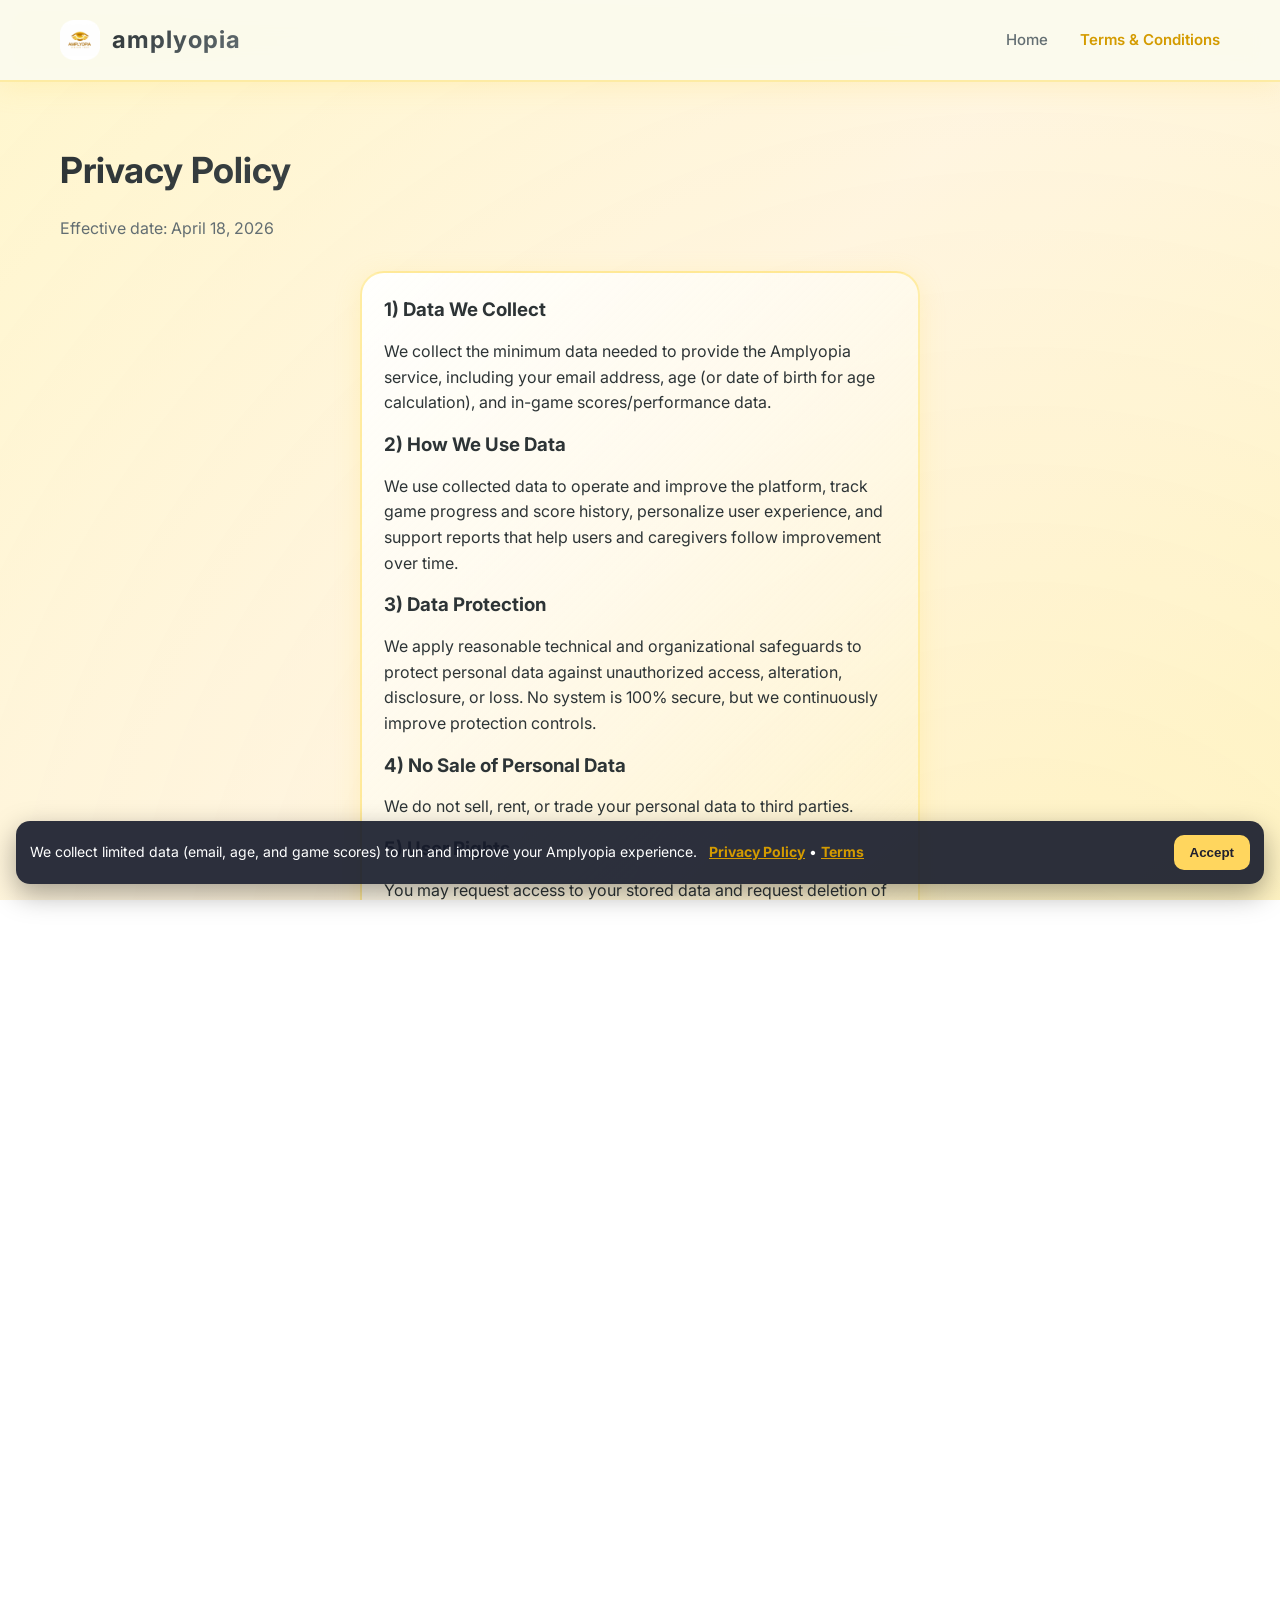
<file: privacy.html>
<!doctype html>
<html lang="en">
<head>
    <meta charset="utf-8">
    <meta name="viewport" content="width=device-width, initial-scale=1">
    <title>Privacy Policy | Amplyopia</title>
    <meta name="description" content="Privacy Policy for Amplyopia covering data collection, usage, protection, and user rights.">
    <link rel="stylesheet" href="css/styles.css">
    <link rel="preconnect" href="https://fonts.googleapis.com">
    <link rel="preconnect" href="https://fonts.gstatic.com" crossorigin>
    <link href="https://fonts.googleapis.com/css2?family=Inter:wght@400;600;700&display=swap" rel="stylesheet">
    <link rel="icon" id="app-favicon-ico" href="/images/logo/yellow-favicon.ico" sizes="any">
    <link rel="icon" id="app-favicon-svg" type="image/svg+xml" href="/images/logo/yellow-favicon.svg">
    <link rel="icon" id="app-favicon-png" type="image/png" sizes="96x96" href="/images/logo/yellow-favicon-96x96.png">
    <link rel="apple-touch-icon" id="app-apple-touch" href="/images/logo/yellow-apple-touch-icon.png">
    <link rel="manifest" id="app-manifest" href="/manifest-guest.json">
    <meta name="theme-color" id="app-theme-color" content="#ffe066">
    <link rel="stylesheet" href="css/pwa.css">
</head>
<body>
    <header class="site-header">
        <div class="container header-inner">
            <a class="logo" href="services.html">
                <img src="/images/logo/yellow-favicon-96x96.png" alt="Amplyopia" class="logo-img" id="site-logo-img" width="40" height="40">
                <span class="logo-text">amplyopia</span>
            </a>
            <nav class="site-nav" aria-label="Primary">
                <ul>
                    <li><a href="services.html">Home</a></li>
                    <li><a href="terms.html">Terms &amp; Conditions</a></li>
                </ul>
            </nav>
        </div>
    </header>

    <main class="section">
        <div class="container">
            <h1>Privacy Policy</h1>
            <p class="landing-note">Effective date: April 18, 2026</p>

            <div class="auth-card">
                <div class="auth-body">
                    <h3>1) Data We Collect</h3>
                    <p>We collect the minimum data needed to provide the Amplyopia service, including your email address, age (or date of birth for age calculation), and in-game scores/performance data.</p>

                    <h3>2) How We Use Data</h3>
                    <p>We use collected data to operate and improve the platform, track game progress and score history, personalize user experience, and support reports that help users and caregivers follow improvement over time.</p>

                    <h3>3) Data Protection</h3>
                    <p>We apply reasonable technical and organizational safeguards to protect personal data against unauthorized access, alteration, disclosure, or loss. No system is 100% secure, but we continuously improve protection controls.</p>

                    <h3>4) No Sale of Personal Data</h3>
                    <p>We do not sell, rent, or trade your personal data to third parties.</p>

                    <h3>5) User Rights</h3>
                    <p>You may request access to your stored data and request deletion of your data/account, subject to legal or operational requirements. To make a request, contact our support channel.</p>

                    <h3>6) Children's Privacy</h3>
                    <p>Amplyopia is designed for child vision training with adult supervision. If a child is below the age required by local law, parental or guardian consent is required before account creation and use.</p>

                    <h3>7) Data Retention</h3>
                    <p>We keep data only as long as needed for service delivery, legal obligations, and safety. If you request deletion, we will remove or anonymize data where applicable.</p>

                    <h3>8) Policy Updates</h3>
                    <p>We may revise this Privacy Policy over time. Material changes may require users to re-accept updated policy terms.</p>
                </div>
            </div>
        </div>
    </main>

    <footer class="site-footer">
        <div class="container">
            <div class="footer-bottom">
                <p>© <span id="year"></span> Amplyopia. All rights reserved.</p>
                <p><a href="terms.html">Terms &amp; Conditions</a> | <a href="privacy.html">Privacy Policy</a></p>
            </div>
        </div>
    </footer>

    <script src="js/vendor/supabase.min.js"></script>
    <script src="js/supabase-config.js" defer></script>
    <script src="js/supabase.js" defer></script>
    <script src="js/branding.js" defer></script>
    <script src="js/profile.js" defer></script>
    <script src="js/pwa-config.js" defer></script>
    <script src="js/session-timer.js" defer></script>
    <script src="js/push-client.js" defer></script>
    <script src="js/pwa-bootstrap.js" defer></script>
    <script src="js/legal-consent.js" defer></script>
    <script>
        document.addEventListener('DOMContentLoaded', function () {
            const yearEl = document.getElementById('year');
            if (yearEl) yearEl.textContent = String(new Date().getFullYear());
        });
    </script>
</body>
</html>
</file>
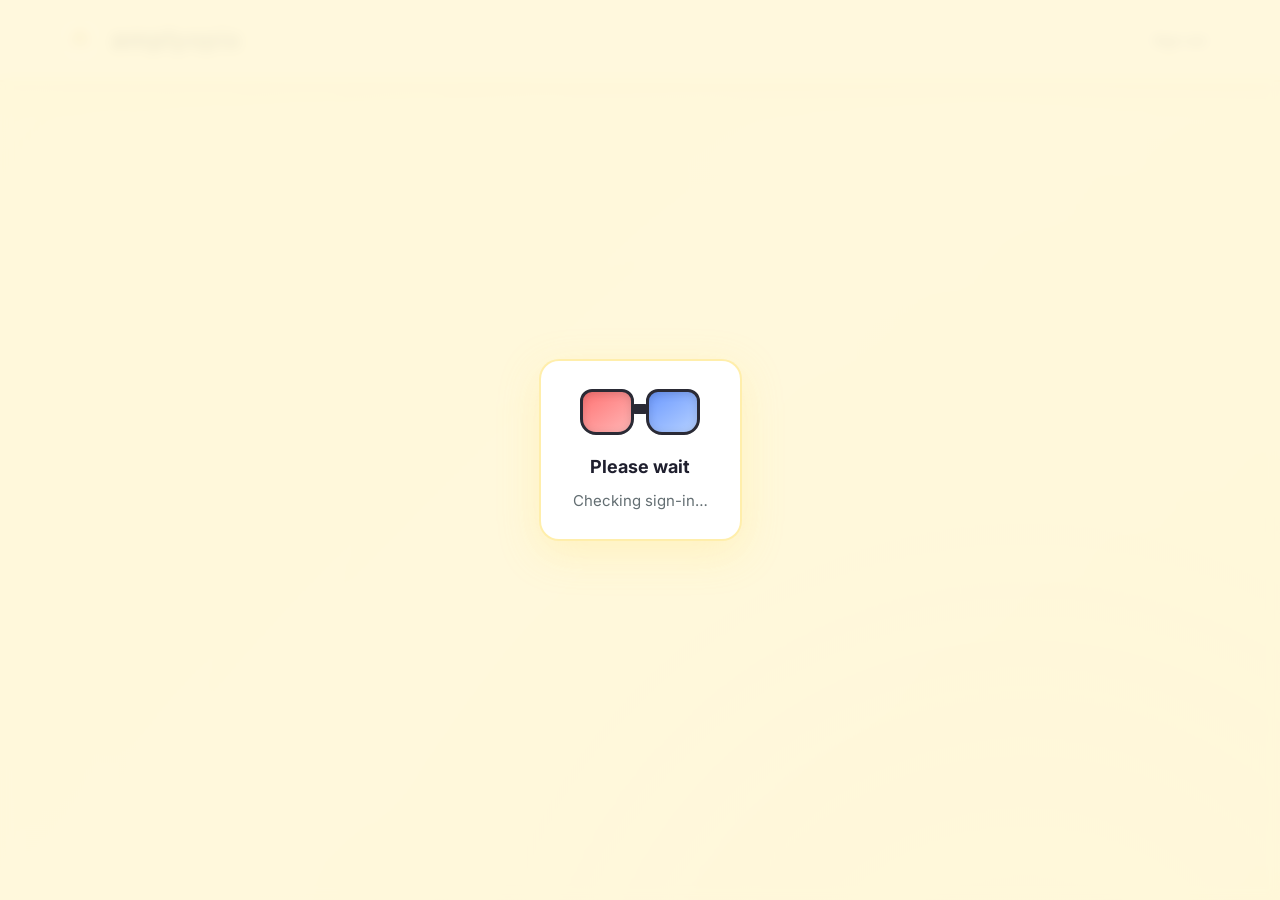
<file: profile-setup.html>
<!doctype html>
<html lang="en" dir="ltr">
<head>
    <meta charset="utf-8">
    <meta name="viewport" content="width=device-width, initial-scale=1">
    <title>Child Profile - Amplyopia</title>
    <link rel="stylesheet" href="css/styles.css">
    <link rel="stylesheet" href="css/pwa.css">
    <link rel="preconnect" href="https://fonts.googleapis.com">
    <link rel="preconnect" href="https://fonts.gstatic.com" crossorigin>
    <link href="https://fonts.googleapis.com/css2?family=Inter:wght@400;500;600;700&display=swap" rel="stylesheet">
    <link rel="icon" id="app-favicon-png" type="image/png" sizes="96x96" href="/images/logo/yellow-favicon-96x96.png">
    <link rel="manifest" id="app-manifest" href="/manifest-guest.json">
    <meta name="theme-color" id="app-theme-color" content="#ffe066">
</head>
<body>
    <header class="site-header">
        <div class="container header-inner">
            <a class="logo" href="services.html">
                <img src="images/logo/yellow-favicon-96x96.png" alt="Amplyopia" class="logo-img" id="site-logo-img" width="40" height="40">
                <span class="logo-text">amplyopia</span>
            </a>
            <nav class="site-nav" aria-label="Primary">
                <ul>
                    <li><button type="button" class="nav-signout" id="nav-signout-btn">Sign out</button></li>
                </ul>
            </nav>
        </div>
    </header>

    <main class="main-content" id="profile-main" hidden>
        <div class="container">
            <div class="wizard-step active">
                <div class="step-content">
                    <div class="step-header">
                        <img src="images/logo/yellow-favicon-96x96.png" alt="Child profile" class="step-icon">
                        <h1 class="step-title">Set up child profile</h1>
                        <p class="step-subtitle">Choose boy or girl, enter name and birthday to continue</p>
                    </div>

                    <div class="auth-card">
                        <div class="auth-body">
                            <p class="auth-success" id="profile-welcome"></p>
                            <div class="auth-error" id="profile-error" aria-live="polite"></div>

                            <form class="user-form" id="profile-form">
                                <div class="profile-grid">
                                    <div class="form-group">
                                        <label for="profile-name">Child Name</label>
                                        <input type="text" id="profile-name" name="name" placeholder="Enter child name" autocomplete="name" required>
                                    </div>

                                    <div class="form-group">
                                        <label>Child Gender</label>
                                        <div class="gender-cards" role="radiogroup" aria-label="Child gender">
                                            <label class="gender-card">
                                                <input type="radio" name="gender" value="boy" required>
                                                <span class="gender-card-inner">
                                                    <img src="images/boy.png" alt="Boy" class="gender-avatar" onerror="this.style.display='none';">
                                                    <span class="gender-title">Boy</span>
                                                </span>
                                            </label>
                                            <label class="gender-card">
                                                <input type="radio" name="gender" value="girl" required>
                                                <span class="gender-card-inner">
                                                    <img src="images/girl.png" alt="Girl" class="gender-avatar" onerror="this.style.display='none';">
                                                    <span class="gender-title">Girl</span>
                                                </span>
                                            </label>
                                        </div>
                                    </div>

                                    <div class="form-group">
                                        <label for="profile-birthdate">Child Birthday</label>
                                        <input type="date" id="profile-birthdate" name="birthdate" required>
                                    </div>
                                </div>

                                <div class="form-actions">
                                    <button type="button" class="btn btn-secondary" id="auth-signout-btn">Sign out</button>
                                    <button type="submit" class="btn btn-primary btn-next">
                                        Save &amp; Continue
                                        <span class="btn-arrow">→</span>
                                    </button>
                                </div>
                            </form>
                        </div>
                    </div>
                </div>
            </div>
        </div>
    </main>

    <div id="auth-loading" class="auth-loading" role="status" aria-live="polite" aria-busy="true">
        <div class="auth-loading-card">
            <div class="auth-loading-glasses" aria-hidden="true">
                <div class="auth-loading-glasses-lens auth-loading-glasses-lens--red"></div>
                <div class="auth-loading-glasses-bridge"></div>
                <div class="auth-loading-glasses-lens auth-loading-glasses-lens--blue"></div>
            </div>
            <p class="auth-loading-title">Please wait</p>
            <p class="auth-loading-text" id="auth-loading-text">Loading profile…</p>
        </div>
    </div>

    <script src="js/vendor/supabase.min.js?v=2.3.0"></script>
    <script src="js/supabase-config.js?v=2.3.0"></script>
    <script src="js/supabase.js?v=2.3.0"></script>
    <script src="js/branding.js?v=2.3.0"></script>
    <script src="js/profile.js?v=2.3.0"></script>
    <script src="js/auth-profile.js?v=2.3.0"></script>
    <script src="js/profile-setup-page.js?v=2.3.0"></script>
</body>
</html>
</file>
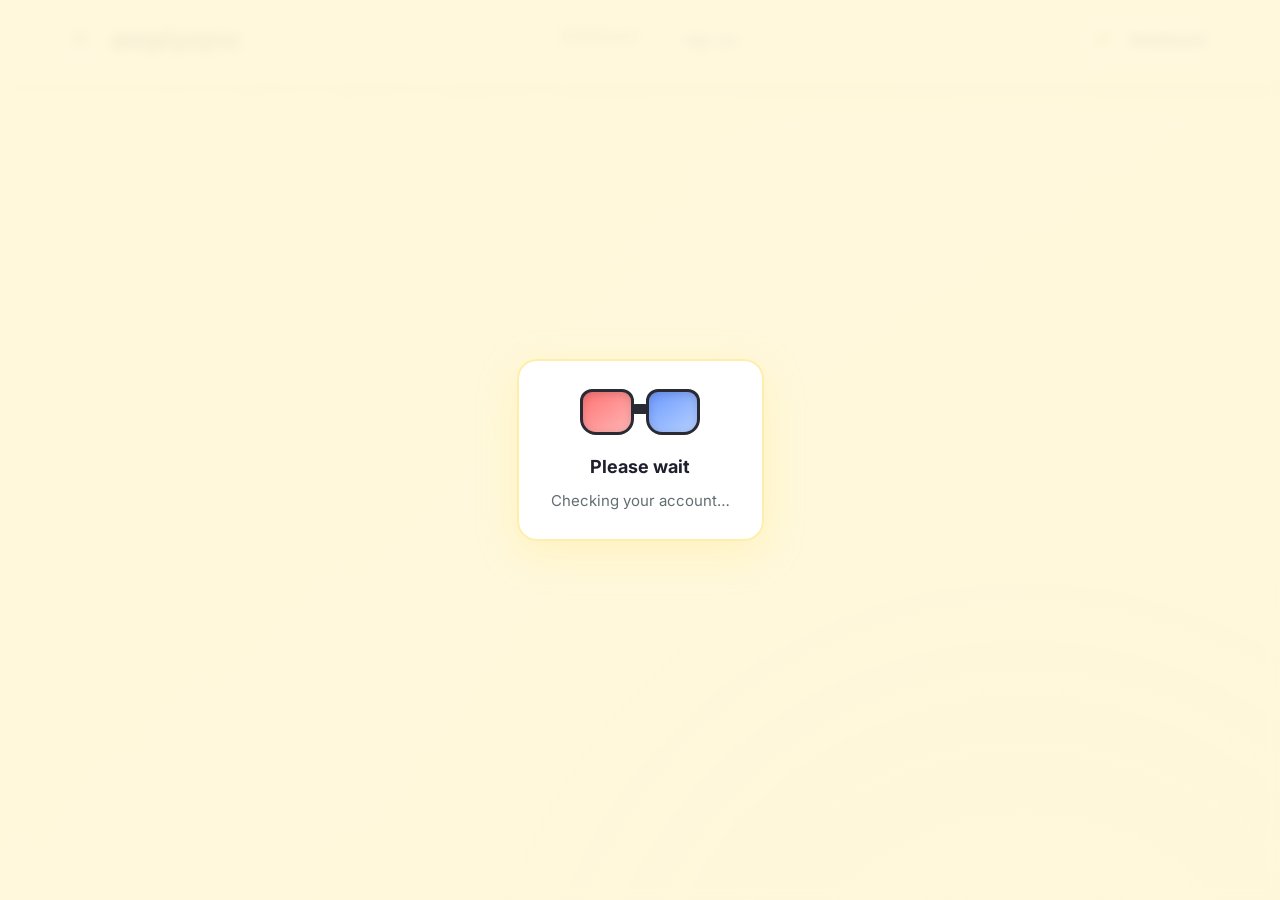
<file: services.html>
<!doctype html>
<html lang="en" dir="ltr">
<head>
    <meta charset="utf-8">
    <meta name="viewport" content="width=device-width, initial-scale=1">
    <title>Choose Service - Amplyopia</title>
    <link rel="stylesheet" href="css/styles.css">
    <link rel="stylesheet" href="css/pwa.css">
    <link rel="preconnect" href="https://fonts.googleapis.com">
    <link rel="preconnect" href="https://fonts.gstatic.com" crossorigin>
    <link href="https://fonts.googleapis.com/css2?family=Inter:wght@400;500;600;700&display=swap" rel="stylesheet">
    <link rel="icon" id="app-favicon-ico" href="/images/logo/yellow-favicon.ico" sizes="any">
    <link rel="icon" id="app-favicon-png" type="image/png" sizes="96x96" href="/images/logo/yellow-favicon-96x96.png">
    <link rel="manifest" id="app-manifest" href="/manifest-guest.json">
    <meta name="theme-color" id="app-theme-color" content="#ffe066">
    <script>
    try {
      var g = localStorage.getItem('userGender');
      if (g === 'boy') document.documentElement.classList.add('theme-boy');
      else if (g === 'girl') document.documentElement.classList.add('theme-girl');
    } catch (e) {}
    </script>
</head>
<body>
    <header class="site-header">
        <div class="container header-inner">
            <a class="logo" href="services.html">
                <img src="images/logo/yellow-favicon-96x96.png" alt="Amplyopia Logo" class="logo-img" id="site-logo-img" width="40" height="40">
                <span class="logo-text">amplyopia</span>
            </a>
            <nav id="site-nav" class="site-nav" aria-label="Primary">
                <ul>
                    <li><a href="dashboard.html" id="nav-dashboard-link">Dashboard</a></li>
                    <li><button type="button" class="nav-signout" id="nav-signout-btn">Sign out</button></li>
                </ul>
            </nav>
            <a href="dashboard.html" class="user-chip" id="user-chip" aria-label="Open dashboard">
                <img id="user-chip-avatar" class="user-chip-avatar" src="images/logo/yellow-favicon-96x96.png" alt="">
                <span id="user-chip-name" class="user-chip-name">Dashboard</span>
            </a>
        </div>
    </header>

    <main class="main-content" id="services-main" hidden>
        <div class="container">
            <div class="wizard-step active">
                <div class="step-content">
                    <div class="step-header">
                        <img src="images/dashboard.png" alt="Services" class="step-icon">
                        <h1 class="step-title">Choose Your Service</h1>
                        <p class="step-subtitle">Select the vision care service you'd like to use</p>
                    </div>

                    <div class="options-grid">
                        <button type="button" class="option-card" id="opt-dashboard">
                            <div class="option-image-wrapper">
                                <img src="images/dashboard.png" alt="Dashboard" class="option-image" onerror="this.style.display='none';">
                            </div>
                            <h3 class="option-title">Dashboard</h3>
                            <p class="option-description">Child profile, age, and total score</p>
                        </button>

                        <button type="button" class="option-card" id="opt-vision-test">
                            <div class="option-image-wrapper">
                                <img src="images/vision-test.png" alt="Vision Test" class="option-image" onerror="this.style.display='none';">
                            </div>
                            <h3 class="option-title">Vision Test</h3>
                            <p class="option-description">Test your visual acuity and eye health</p>
                        </button>

                        <button type="button" class="option-card" id="opt-lazy-eye">
                            <div class="option-image-wrapper">
                                <img src="images/lazy-eye.png" alt="Lazy Eye" class="option-image" onerror="this.style.display='none';">
                            </div>
                            <h3 class="option-title">Lazy Eye</h3>
                            <p class="option-description">Amblyopia treatment and exercises</p>
                        </button>

                        <button type="button" class="option-card" id="opt-guidelines">
                            <div class="option-image-wrapper">
                                <img src="images/guidelines.png" alt="Guidelines" class="option-image" onerror="this.style.display='none';">
                            </div>
                            <h3 class="option-title">Guidelines</h3>
                            <p class="option-description">Learn about eye care and vision health</p>
                        </button>
                    </div>

                    <a href="index.html" class="btn btn-secondary" style="margin-top:1rem;display:inline-flex;">← Back to home</a>
                </div>
            </div>
        </div>
    </main>

    <div id="auth-loading" class="auth-loading" role="status" aria-live="polite" aria-busy="true">
        <div class="auth-loading-card">
            <div class="auth-loading-glasses" aria-hidden="true">
                <div class="auth-loading-glasses-lens auth-loading-glasses-lens--red"></div>
                <div class="auth-loading-glasses-bridge"></div>
                <div class="auth-loading-glasses-lens auth-loading-glasses-lens--blue"></div>
            </div>
            <p class="auth-loading-title">Please wait</p>
            <p class="auth-loading-text" id="auth-loading-text">Opening services…</p>
        </div>
    </div>

    <p class="auth-error" id="services-error" style="max-width:560px;margin:2rem auto;text-align:center;" aria-live="polite"></p>

    <script src="js/vendor/supabase.min.js?v=2.3.0"></script>
    <script src="js/supabase-config.js?v=2.3.0"></script>
    <script src="js/supabase.js?v=2.3.0"></script>
    <script src="js/branding.js?v=2.3.0"></script>
    <script src="js/profile.js?v=2.3.0"></script>
    <script src="js/auth-profile.js?v=2.3.0"></script>
    <script src="js/push-client.js?v=2.3.0"></script>
    <script src="js/services-page.js?v=2.3.0"></script>
</body>
</html>
</file>
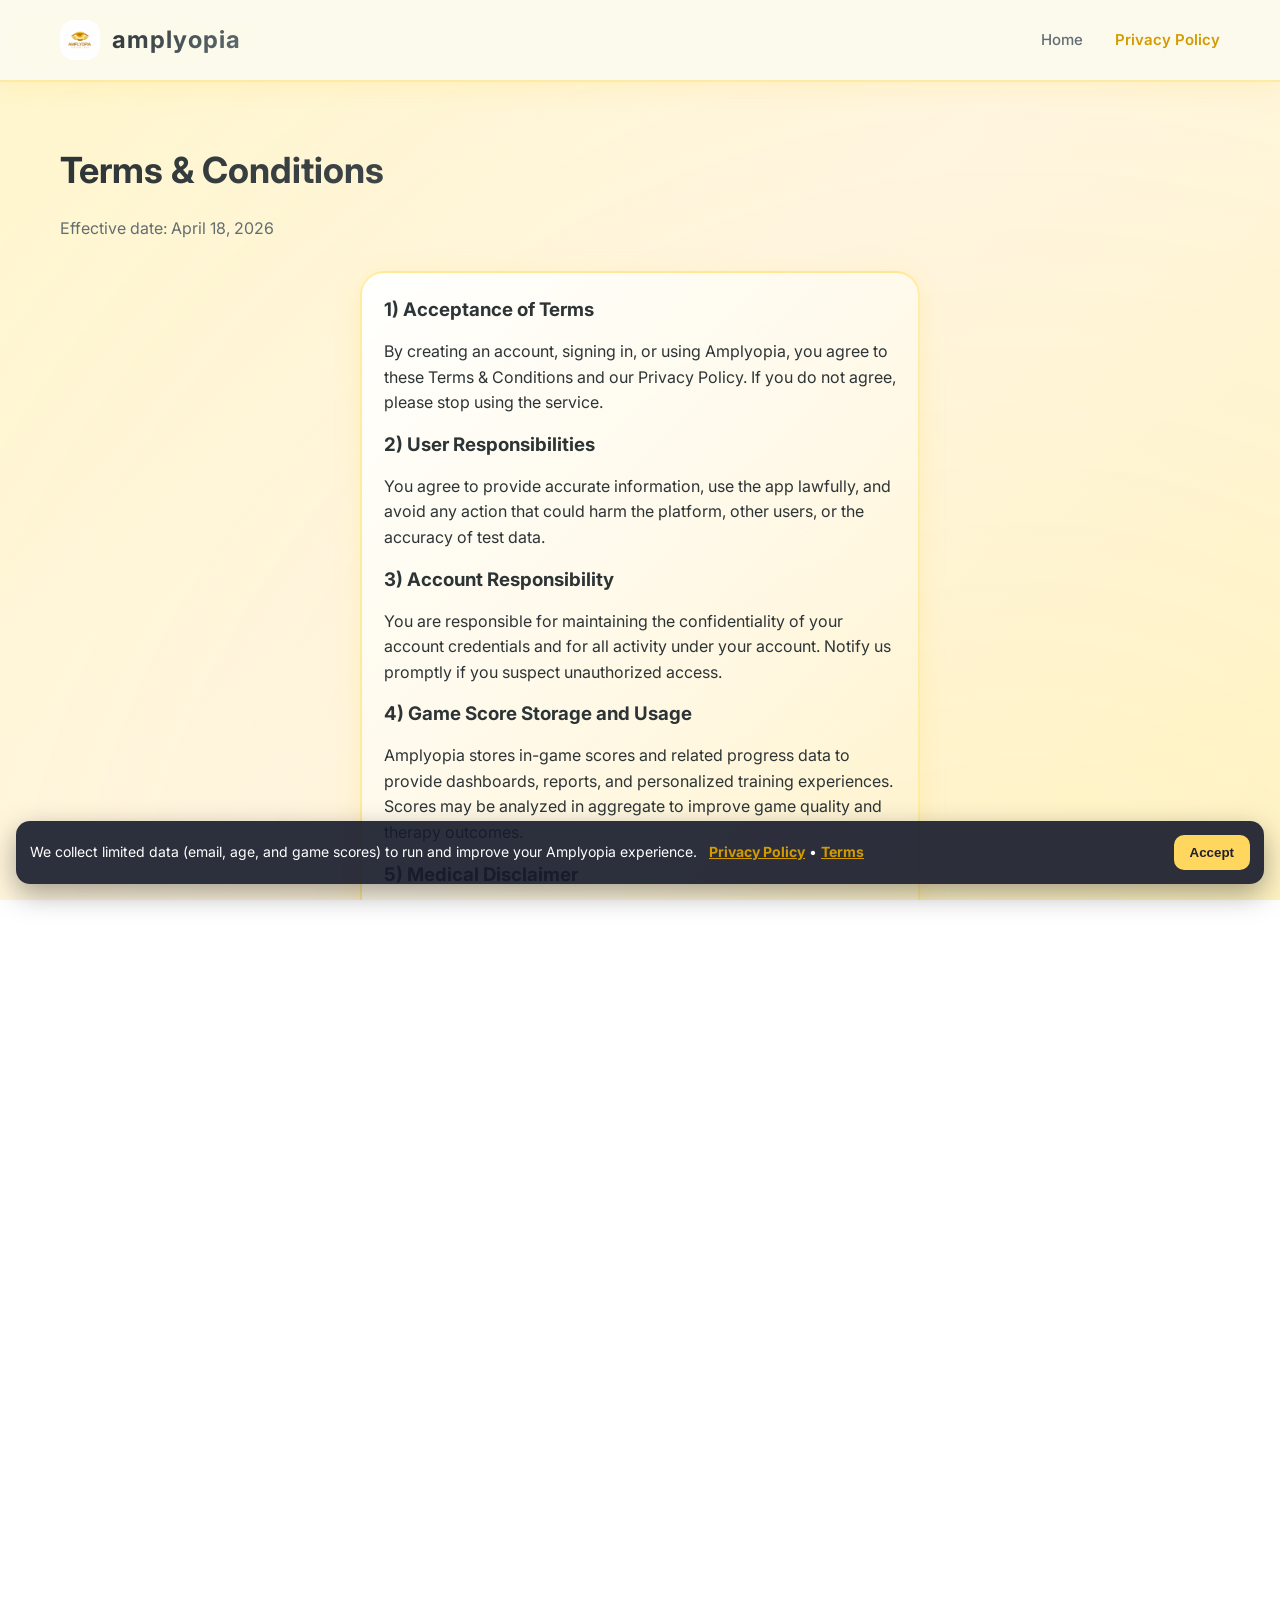
<file: terms.html>
<!doctype html>
<html lang="en">
<head>
    <meta charset="utf-8">
    <meta name="viewport" content="width=device-width, initial-scale=1">
    <title>Terms &amp; Conditions | Amplyopia</title>
    <meta name="description" content="Terms and Conditions for using Amplyopia vision testing and lazy eye training services.">
    <link rel="stylesheet" href="css/styles.css">
    <link rel="preconnect" href="https://fonts.googleapis.com">
    <link rel="preconnect" href="https://fonts.gstatic.com" crossorigin>
    <link href="https://fonts.googleapis.com/css2?family=Inter:wght@400;600;700&display=swap" rel="stylesheet">
    <link rel="icon" id="app-favicon-ico" href="/images/logo/yellow-favicon.ico" sizes="any">
    <link rel="icon" id="app-favicon-svg" type="image/svg+xml" href="/images/logo/yellow-favicon.svg">
    <link rel="icon" id="app-favicon-png" type="image/png" sizes="96x96" href="/images/logo/yellow-favicon-96x96.png">
    <link rel="apple-touch-icon" id="app-apple-touch" href="/images/logo/yellow-apple-touch-icon.png">
    <link rel="manifest" id="app-manifest" href="/manifest-guest.json">
    <meta name="theme-color" id="app-theme-color" content="#ffe066">
    <link rel="stylesheet" href="css/pwa.css">
</head>
<body>
    <header class="site-header">
        <div class="container header-inner">
            <a class="logo" href="services.html">
                <img src="/images/logo/yellow-favicon-96x96.png" alt="Amplyopia" class="logo-img" id="site-logo-img" width="40" height="40">
                <span class="logo-text">amplyopia</span>
            </a>
            <nav class="site-nav" aria-label="Primary">
                <ul>
                    <li><a href="services.html">Home</a></li>
                    <li><a href="privacy.html">Privacy Policy</a></li>
                </ul>
            </nav>
        </div>
    </header>

    <main class="section">
        <div class="container">
            <h1>Terms &amp; Conditions</h1>
            <p class="landing-note">Effective date: April 18, 2026</p>

            <div class="auth-card">
                <div class="auth-body">
                    <h3>1) Acceptance of Terms</h3>
                    <p>By creating an account, signing in, or using Amplyopia, you agree to these Terms &amp; Conditions and our Privacy Policy. If you do not agree, please stop using the service.</p>

                    <h3>2) User Responsibilities</h3>
                    <p>You agree to provide accurate information, use the app lawfully, and avoid any action that could harm the platform, other users, or the accuracy of test data.</p>

                    <h3>3) Account Responsibility</h3>
                    <p>You are responsible for maintaining the confidentiality of your account credentials and for all activity under your account. Notify us promptly if you suspect unauthorized access.</p>

                    <h3>4) Game Score Storage and Usage</h3>
                    <p>Amplyopia stores in-game scores and related progress data to provide dashboards, reports, and personalized training experiences. Scores may be analyzed in aggregate to improve game quality and therapy outcomes.</p>

                    <h3>5) Medical Disclaimer</h3>
                    <p>Amplyopia is a support and screening tool and does not replace professional diagnosis or treatment. Always consult a qualified eye-care professional for medical advice.</p>

                    <h3>6) Termination</h3>
                    <p>We may suspend or terminate access for misuse, policy violations, illegal behavior, or actions that risk system security or user safety. You may stop using the service at any time.</p>

                    <h3>7) Updates to Terms</h3>
                    <p>We may update these Terms from time to time. When material updates are made, users may be asked to review and accept the updated terms before continuing to use key features.</p>

                    <h3>8) Contact</h3>
                    <p>For legal or account-related questions, contact the Amplyopia team through your official support channel.</p>
                </div>
            </div>
        </div>
    </main>

    <footer class="site-footer">
        <div class="container">
            <div class="footer-bottom">
                <p>© <span id="year"></span> Amplyopia. All rights reserved.</p>
                <p><a href="terms.html">Terms &amp; Conditions</a> | <a href="privacy.html">Privacy Policy</a></p>
            </div>
        </div>
    </footer>

    <script src="js/vendor/supabase.min.js"></script>
    <script src="js/supabase-config.js" defer></script>
    <script src="js/supabase.js" defer></script>
    <script src="js/branding.js" defer></script>
    <script src="js/profile.js" defer></script>
    <script src="js/pwa-config.js" defer></script>
    <script src="js/session-timer.js" defer></script>
    <script src="js/push-client.js" defer></script>
    <script src="js/pwa-bootstrap.js" defer></script>
    <script src="js/legal-consent.js" defer></script>
    <script>
        document.addEventListener('DOMContentLoaded', function () {
            const yearEl = document.getElementById('year');
            if (yearEl) yearEl.textContent = String(new Date().getFullYear());
        });
    </script>
</body>
</html>
</file>
<file: css/styles.css>
/* Medical Eye Care Theme - Custom Design */
:root {
    --primary-pink: #ffdcdc;
    --primary-cream: #fbfaef;
    --accent-pink: #ffc4c4;
    --accent-cream: #f5f3e0;
    --text-dark: #2d3436;
    --text-muted: #636e72;
    --border-color: rgba(255, 220, 220, 0.4);
    --shadow-soft: rgba(255, 220, 220, 0.25);
    --shadow-medium: rgba(255, 220, 220, 0.4);
    --shadow-strong: rgba(255, 220, 220, 0.5);
    --pattern-a: rgba(255, 220, 220, 0.12);
    --pattern-b: rgba(255, 220, 220, 0.08);
    --pattern-c: rgba(255, 220, 220, 0.06);
    --tint-1: rgba(255, 220, 220, 0.30);
    --tint-2: rgba(255, 220, 220, 0.22);
    --tint-3: rgba(255, 220, 220, 0.15);
    --tint-4: rgba(255, 220, 220, 0.40);
    --legal-link-color: #c85a9f;
}

/* Theme overrides (set on <body>) */
body.theme-guest {
    --primary-pink: #fff2b3;
    --primary-cream: #fff9d6;
    --accent-pink: #ffe066;
    --accent-cream: #fff2a6;
    --border-color: rgba(255, 224, 102, 0.55);
    --shadow-soft: rgba(255, 224, 102, 0.25);
    --shadow-medium: rgba(255, 224, 102, 0.4);
    --shadow-strong: rgba(255, 224, 102, 0.5);
    --pattern-a: rgba(255, 213, 79, 0.16);
    --pattern-b: rgba(255, 213, 79, 0.10);
    --pattern-c: rgba(255, 213, 79, 0.08);
    --tint-1: rgba(255, 213, 79, 0.30);
    --tint-2: rgba(255, 213, 79, 0.22);
    --tint-3: rgba(255, 213, 79, 0.15);
    --tint-4: rgba(255, 213, 79, 0.40);
    --legal-link-color: #d49b00;
}

body.theme-boy {
    --primary-pink: #d6e9ff;
    --primary-cream: #f4f9ff;
    --accent-pink: #b9dcff;
    --accent-cream: #eaf4ff;
    --border-color: rgba(185, 220, 255, 0.55);
    --shadow-soft: rgba(185, 220, 255, 0.25);
    --shadow-medium: rgba(185, 220, 255, 0.4);
    --shadow-strong: rgba(185, 220, 255, 0.5);
    --pattern-a: rgba(185, 220, 255, 0.16);
    --pattern-b: rgba(185, 220, 255, 0.10);
    --pattern-c: rgba(185, 220, 255, 0.08);
    --tint-1: rgba(185, 220, 255, 0.30);
    --tint-2: rgba(185, 220, 255, 0.22);
    --tint-3: rgba(185, 220, 255, 0.15);
    --tint-4: rgba(185, 220, 255, 0.40);
    --legal-link-color: #2d74d6;
}

body.theme-girl {
    /* Default already pink-ish, but make it explicit */
    --primary-pink: #ffdcdc;
    --primary-cream: #fbfaef;
    --accent-pink: #ffc4c4;
    --accent-cream: #f5f3e0;
    --pattern-a: rgba(255, 220, 220, 0.12);
    --pattern-b: rgba(255, 220, 220, 0.08);
    --pattern-c: rgba(255, 220, 220, 0.06);
    --tint-1: rgba(255, 220, 220, 0.30);
    --tint-2: rgba(255, 220, 220, 0.22);
    --tint-3: rgba(255, 220, 220, 0.15);
    --tint-4: rgba(255, 220, 220, 0.40);
    --legal-link-color: #d45ea6;
}

* {
    box-sizing: border-box;
    margin: 0;
    padding: 0;
}

html, body {
    height: 100%;
    overflow-x: hidden;
}

body {
    font-family: 'Inter', system-ui, -apple-system, 'Segoe UI', Roboto, Arial, sans-serif;
    background: linear-gradient(135deg, var(--primary-cream) 0%, #fff9f0 50%, var(--primary-cream) 100%);
    color: var(--text-dark);
    line-height: 1.6;
    position: relative;
}

/* Animated background pattern */
body::before {
    content: '';
    position: fixed;
    top: 0;
    left: 0;
    width: 100%;
    height: 100%;
    background-image: 
        radial-gradient(circle at 20% 30%, var(--pattern-a) 0%, transparent 50%),
        radial-gradient(circle at 80% 70%, var(--pattern-b) 0%, transparent 50%),
        radial-gradient(circle at 50% 50%, var(--pattern-c) 0%, transparent 50%);
    background-size: 400% 400%;
    animation: backgroundFlow 25s ease infinite;
    pointer-events: none;
    z-index: 0;
}

@keyframes backgroundFlow {
    0%, 100% { background-position: 0% 50%; }
    50% { background-position: 100% 50%; }
}

.container {
    width: 100%;
    max-width: 1200px;
    margin: 0 auto;
    padding: 0 20px;
    position: relative;
    z-index: 1;
}

/* ============================================
   HEADER / NAVIGATION BAR
   ============================================ */
.site-header {
    position: sticky;
    top: 0;
    z-index: 100;
    background: rgba(251, 250, 239, 0.95);
    backdrop-filter: blur(15px) saturate(180%);
    border-bottom: 2px solid var(--border-color);
    box-shadow: 0 4px 25px var(--shadow-soft);
    transition: all 0.4s cubic-bezier(0.4, 0, 0.2, 1);
}

.site-header:hover {
    box-shadow: 0 6px 35px var(--shadow-medium);
}

.header-inner {
    display: flex;
    align-items: center;
    justify-content: space-between;
    height: 80px;
    padding: 0 20px;
}

.user-chip {
    display: inline-flex;
    align-items: center;
    gap: 10px;
    padding: 8px 12px;
    border-radius: 18px;
    border: 2px solid var(--border-color);
    background: rgba(255, 255, 255, 0.85);
    text-decoration: none;
    color: var(--text-dark);
    box-shadow: 0 2px 12px var(--shadow-soft);
    transition: transform 0.2s ease, box-shadow 0.2s ease;
}

.user-chip:hover {
    transform: translateY(-2px);
    box-shadow: 0 10px 26px var(--shadow-medium);
}

.user-chip-avatar {
    width: 34px;
    height: 34px;
    border-radius: 14px;
    object-fit: cover;
}

.user-chip-name {
    font-weight: 800;
    font-size: 14px;
    max-width: 160px;
    overflow: hidden;
    text-overflow: ellipsis;
    white-space: nowrap;
}

.nav-signout {
    border: 2px solid var(--border-color);
    background: rgba(255,255,255,0.85);
    color: var(--text-dark);
    font-weight: 700;
    padding: 8px 12px;
    border-radius: 14px;
    cursor: pointer;
    transition: transform 0.2s ease, box-shadow 0.2s ease, background 0.2s ease;
}

.nav-signout:hover {
    transform: translateY(-1px);
    background: var(--primary-pink);
    box-shadow: 0 10px 26px var(--shadow-soft);
}

.logo {
    display: flex;
    align-items: center;
    gap: 12px;
    text-decoration: none;
    transition: all 0.3s ease;
}

.logo-img {
    width: 40px;
    height: 40px;
    object-fit: contain;
    transition: transform 0.3s ease;
}

.logo:hover .logo-img {
    transform: scale(1.1) rotate(5deg);
}

.logo-text {
    font-weight: 700;
    font-size: 24px;
    letter-spacing: 1px;
    background: linear-gradient(135deg, var(--text-dark), var(--text-muted));
    -webkit-background-clip: text;
    -webkit-text-fill-color: transparent;
    background-clip: text;
    position: relative;
}

.logo-text::after {
    content: '';
    position: absolute;
    bottom: -4px;
    left: 0;
    width: 0;
    height: 2px;
    background: linear-gradient(90deg, var(--primary-pink), var(--accent-pink));
    transition: width 0.4s ease;
}

.logo:hover .logo-text::after {
    width: 100%;
}

.menu-toggle {
    display: none;
    align-items: center;
    justify-content: center;
    width: 45px;
    height: 45px;
    border-radius: 12px;
    border: 2px solid var(--border-color);
    background: var(--primary-pink);
    color: var(--text-dark);
    cursor: pointer;
    transition: all 0.3s cubic-bezier(0.4, 0, 0.2, 1);
    position: relative;
}

.menu-toggle:hover {
    transform: scale(1.1);
    background: var(--accent-pink);
    box-shadow: 0 4px 15px var(--shadow-medium);
}

.menu-icon {
    width: 24px;
    height: 2px;
    background: var(--text-dark);
    position: relative;
    transition: all 0.3s ease;
}

.menu-icon::before,
.menu-icon::after {
    content: '';
    position: absolute;
    width: 24px;
    height: 2px;
    background: var(--text-dark);
    transition: all 0.3s ease;
}

.menu-icon::before {
    top: -8px;
}

.menu-icon::after {
    top: 8px;
}

.site-nav {
    display: block;
}

.site-nav ul {
    list-style: none;
    margin: 0;
    padding: 0;
    display: flex;
    gap: 32px;
}

.site-nav a {
    color: var(--text-muted);
    text-decoration: none;
    font-weight: 500;
    font-size: 15px;
    position: relative;
    padding: 8px 0;
    transition: all 0.3s ease;
}

.site-nav a::before {
    content: '';
    position: absolute;
    bottom: 0;
    left: 0;
    width: 0;
    height: 2px;
    background: linear-gradient(90deg, var(--primary-pink), var(--accent-pink));
    transition: width 0.3s ease;
}

.site-nav a:hover {
    color: var(--text-dark);
}

.site-nav a:hover::before {
    width: 100%;
}

/* Legal links follow theme (boy=blue, girl=pink, guest=yellow) */
.site-nav a[href$="terms.html"],
.site-nav a[href$="privacy.html"] {
    color: var(--legal-link-color);
    font-weight: 600;
}

.site-nav a[href$="terms.html"]:hover,
.site-nav a[href$="privacy.html"]:hover {
    color: var(--legal-link-color);
    filter: brightness(0.95);
}

/* ============================================
   MAIN CONTENT - WIZARD
   ============================================ */
.main-content {
    min-height: calc(100vh - 80px - 200px);
    padding: 60px 0;
    position: relative;
    z-index: 1;
}

/* Progress Indicator */
.progress-indicator {
    display: flex;
    align-items: center;
    justify-content: center;
    margin-bottom: 60px;
    gap: 20px;
    animation: fadeInDown 0.6s ease-out;
}

@keyframes fadeInDown {
    from {
        opacity: 0;
        transform: translateY(-20px);
    }
    to {
        opacity: 1;
        transform: translateY(0);
    }
}

.progress-step {
    display: flex;
    flex-direction: column;
    align-items: center;
    gap: 8px;
    position: relative;
    transition: all 0.4s ease;
}

.step-number {
    width: 50px;
    height: 50px;
    border-radius: 50%;
    background: var(--tint-1);
    border: 3px solid var(--border-color);
    display: flex;
    align-items: center;
    justify-content: center;
    font-weight: 700;
    font-size: 18px;
    color: var(--text-muted);
    transition: all 0.4s cubic-bezier(0.4, 0, 0.2, 1);
}

.progress-step.active .step-number {
    background: linear-gradient(135deg, var(--primary-pink), var(--accent-pink));
    border-color: var(--accent-pink);
    color: var(--text-dark);
    transform: scale(1.1);
    box-shadow: 0 4px 20px var(--shadow-medium);
}

.step-label {
    font-size: 12px;
    font-weight: 500;
    color: var(--text-muted);
    transition: all 0.3s ease;
}

.progress-step.active .step-label {
    color: var(--text-dark);
    font-weight: 600;
}

.progress-line {
    width: 80px;
    height: 3px;
    background: var(--border-color);
    border-radius: 2px;
    transition: all 0.4s ease;
    position: relative;
    overflow: hidden;
}

.progress-line::after {
    content: '';
    position: absolute;
    top: 0;
    left: -100%;
    width: 100%;
    height: 100%;
    background: linear-gradient(90deg, var(--primary-pink), var(--accent-pink));
    transition: left 0.6s ease;
}

.progress-step.active ~ .progress-line::after,
.progress-step.active + .progress-line::after {
    left: 0;
}

/* Wizard Steps */
.wizard-step {
    display: none;
    animation: fadeInUp 0.6s ease-out;
}

.wizard-step.active {
    display: block;
}

@keyframes fadeInUp {
    from {
        opacity: 0;
        transform: translateY(30px);
    }
    to {
        opacity: 1;
        transform: translateY(0);
    }
}

.step-content {
    max-width: 800px;
    margin: 0 auto;
    animation: slideIn 0.6s ease-out;
}

@keyframes slideIn {
    from {
        opacity: 0;
        transform: translateX(-20px);
    }
    to {
        opacity: 1;
        transform: translateX(0);
    }
}

.step-header {
    text-align: center;
    margin-bottom: 50px;
}

.step-icon {
    width: 80px;
    height: 80px;
    object-fit: contain;
    margin-bottom: 20px;
    animation: float 3s ease-in-out infinite;
    filter: drop-shadow(0 4px 15px var(--shadow-soft));
}

@keyframes float {
    0%, 100% {
        transform: translateY(0);
    }
    50% {
        transform: translateY(-10px);
    }
}

.step-title {
    font-size: 36px;
    font-weight: 700;
    color: var(--text-dark);
    margin-bottom: 12px;
    background: linear-gradient(135deg, var(--text-dark), var(--text-muted));
    -webkit-background-clip: text;
    -webkit-text-fill-color: transparent;
    background-clip: text;
}

.step-subtitle {
    font-size: 18px;
    color: var(--text-muted);
    font-weight: 400;
}

/* ============================================
   STEP 1: INSTRUCTIONS
   ============================================ */
.instructions-container {
    display: grid;
    grid-template-columns: 1fr;
    gap: 24px;
    margin-bottom: 40px;
}

.instruction-card {
    background: linear-gradient(135deg, rgba(255, 255, 255, 0.95), var(--tint-3));
    border: 2px solid var(--border-color);
    border-radius: 24px;
    padding: 32px;
    text-align: center;
    transition: all 0.4s cubic-bezier(0.4, 0, 0.2, 1);
    box-shadow: 0 4px 20px var(--shadow-soft);
    position: relative;
    overflow: hidden;
}

.instruction-card::before {
    content: '';
    position: absolute;
    top: 0;
    left: -100%;
    width: 100%;
    height: 100%;
    background: linear-gradient(90deg, transparent, var(--tint-1), transparent);
    transition: left 0.6s ease;
}

.instruction-card:hover::before {
    left: 100%;
}

.instruction-card:hover {
    transform: translateY(-8px);
    border-color: var(--primary-pink);
    box-shadow: 0 12px 40px var(--shadow-medium);
}

.instruction-image-wrapper {
    width: 120px;
    height: 120px;
    margin: 0 auto 20px;
    display: flex;
    align-items: center;
    justify-content: center;
    transition: all 0.4s ease;
}

.instruction-card:hover .instruction-image-wrapper {
    transform: scale(1.1) rotate(5deg);
}

.instruction-image {
    width: 120px;
    height: 120px;
    border-radius: 50%;
    object-fit: cover;
    box-shadow: 0 4px 20px var(--shadow-soft);
    transition: all 0.4s ease;
}

.instruction-card:hover .instruction-image {
    box-shadow: 0 8px 30px var(--shadow-medium);
}

.instruction-card h3 {
    font-size: 22px;
    font-weight: 600;
    color: var(--text-dark);
    margin-bottom: 12px;
}

.instruction-card p {
    font-size: 16px;
    color: var(--text-muted);
    line-height: 1.6;
}

/* ============================================
   STEP 2: USER FORM
   ============================================ */
.user-form {
    max-width: 500px;
    margin: 0 auto;
}

html.theme-boy { background-color: #f4f9ff; }
html.theme-girl { background-color: #fbfaef; }

.hidden {
    display: none !important;
}

/* Full-screen loading while sign-in / profile / services load */
.auth-loading {
    position: fixed;
    inset: 0;
    z-index: 2000;
    display: flex;
    align-items: center;
    justify-content: center;
    padding: 24px;
    background: rgba(255, 248, 220, 0.92);
    backdrop-filter: blur(6px);
}

.auth-loading-card {
    text-align: center;
    max-width: 320px;
    padding: 28px 32px;
    border-radius: 20px;
    border: 2px solid var(--border-color);
    background: #fff;
    box-shadow: 0 12px 40px var(--shadow-soft);
}

.auth-loading-spinner {
    display: none;
}

.auth-loading-glasses {
    display: flex;
    align-items: center;
    justify-content: center;
    margin: 0 auto 18px;
    animation: auth-glasses-float 2.2s ease-in-out infinite;
}

.auth-loading-glasses-lens {
    width: 54px;
    height: 46px;
    border: 3px solid #2a2a35;
    border-radius: 12px 12px 16px 16px;
    position: relative;
    box-shadow: inset 0 2px 8px rgba(0, 0, 0, 0.15);
}

.auth-loading-glasses-lens--red {
    background: linear-gradient(145deg, rgba(255, 70, 70, 0.75), rgba(255, 120, 120, 0.55));
    margin-right: -2px;
    animation: auth-lens-glow-red 1.4s ease-in-out infinite alternate;
}

.auth-loading-glasses-lens--blue {
    background: linear-gradient(145deg, rgba(60, 120, 255, 0.75), rgba(120, 170, 255, 0.55));
    margin-left: -2px;
    animation: auth-lens-glow-blue 1.4s ease-in-out infinite alternate;
    animation-delay: 0.35s;
}

.auth-loading-glasses-bridge {
    width: 16px;
    height: 10px;
    background: #2a2a35;
    border-radius: 3px;
    margin-top: -6px;
    z-index: 1;
}

.auth-loading-glasses-arm {
    position: absolute;
    top: 18px;
    width: 28px;
    height: 4px;
    background: #2a2a35;
    border-radius: 2px;
}

.auth-loading-glasses-arm--left {
    left: -24px;
    transform: rotate(-8deg);
}

.auth-loading-glasses-arm--right {
    right: -24px;
    transform: rotate(8deg);
}

@keyframes auth-glasses-float {
    0%, 100% { transform: translateY(0); }
    50% { transform: translateY(-7px); }
}

@keyframes auth-lens-glow-red {
    from { filter: brightness(1); }
    to { filter: brightness(1.25); }
}

@keyframes auth-lens-glow-blue {
    from { filter: brightness(1); }
    to { filter: brightness(1.25); }
}

.auth-loading-title {
    margin: 0 0 8px;
    font-size: 1.125rem;
    font-weight: 700;
    color: var(--text-primary, #1f1f2e);
}

.auth-loading-text {
    margin: 0;
    font-size: 0.9375rem;
    color: var(--text-muted, #5c5c6e);
    line-height: 1.45;
}

body.auth-loading-active {
    overflow: hidden;
}

body.auth-loading-active .main-content {
    pointer-events: none;
}

.auth-card {
    max-width: 560px;
    margin: 0 auto;
    padding: 22px;
    border-radius: 24px;
    border: 2px solid var(--border-color);
    background: linear-gradient(135deg, rgba(255, 255, 255, 0.95), var(--tint-3));
    box-shadow: 0 6px 24px var(--shadow-soft);
}

.auth-tabs {
    display: flex;
    gap: 10px;
    padding: 10px;
    border-radius: 18px;
    background: var(--tint-2);
    border: 2px solid var(--border-color);
    margin-bottom: 18px;
}

.auth-tab {
    flex: 1;
    border: none;
    cursor: pointer;
    padding: 12px 14px;
    border-radius: 14px;
    font-weight: 700;
    background: rgba(255, 255, 255, 0.85);
    color: var(--text-muted);
    transition: all 0.25s ease;
}

.auth-tab.active {
    background: linear-gradient(135deg, var(--primary-pink), var(--accent-pink));
    color: var(--text-dark);
    box-shadow: 0 6px 18px var(--shadow-soft);
}

.auth-body {
    display: grid;
    gap: 14px;
}

.auth-google-btn {
    width: 100%;
}

.auth-divider {
    display: flex;
    align-items: center;
    gap: 12px;
    color: var(--text-muted);
    font-size: 14px;
}

.auth-divider::before,
.auth-divider::after {
    content: '';
    height: 1px;
    flex: 1;
    background: var(--border-color);
}

.auth-divider span {
    padding: 0 6px;
}

.auth-error {
    min-height: 18px;
    color: #d63031;
    font-weight: 600;
    font-size: 14px;
}

.auth-success {
    min-height: 18px;
    color: #00b894;
    font-weight: 700;
    font-size: 14px;
}

.consent-checkbox {
    display: flex;
    align-items: flex-start;
    gap: 10px;
    font-size: 14px;
    color: var(--text-dark);
    line-height: 1.5;
}

.consent-checkbox input[type="checkbox"] {
    width: 18px;
    height: 18px;
    margin-top: 2px;
    accent-color: #7e57c2;
}

.consent-checkbox a {
    color: var(--legal-link-color);
    font-weight: 700;
}

.consent-error {
    min-height: 18px;
    margin-top: 8px;
    color: #d63031;
    font-size: 13px;
    font-weight: 600;
}

.consent-modal {
    position: fixed;
    inset: 0;
    z-index: 1200;
    display: flex;
    align-items: center;
    justify-content: center;
    padding: 20px;
    background: rgba(18, 18, 28, 0.55);
    backdrop-filter: blur(4px);
}

.consent-modal-card {
    width: min(520px, 100%);
    border-radius: 20px;
    border: 2px solid var(--border-color);
    background: linear-gradient(135deg, rgba(255, 255, 255, 0.97), var(--tint-3));
    box-shadow: 0 16px 50px var(--shadow-strong);
    padding: 24px;
    display: grid;
    gap: 14px;
}

.consent-modal-card h2 {
    font-size: 24px;
}

.footer-bottom a {
    color: var(--legal-link-color);
    text-decoration: none;
    font-weight: 700;
}

.footer-bottom a:hover {
    color: var(--text-dark);
}

.profile-grid {
    display: grid;
    gap: 18px;
}

.gender-cards {
    display: grid;
    grid-template-columns: repeat(2, minmax(0, 1fr));
    gap: 12px;
}

.gender-card input {
    position: absolute;
    opacity: 0;
    pointer-events: none;
}

.gender-card {
    position: relative;
    display: block;
    cursor: pointer;
}

.gender-card-inner {
    display: flex;
    align-items: center;
    gap: 12px;
    padding: 14px;
    border-radius: 18px;
    border: 2px solid var(--border-color);
    background: rgba(255, 255, 255, 0.92);
    box-shadow: 0 2px 12px var(--shadow-soft);
    transition: transform 0.2s ease, box-shadow 0.2s ease, border-color 0.2s ease;
}

.gender-card:hover .gender-card-inner {
    transform: translateY(-2px);
    box-shadow: 0 10px 26px var(--shadow-medium);
}

.gender-card input:checked + .gender-card-inner {
    border-color: var(--accent-pink);
    background: linear-gradient(135deg, rgba(255, 255, 255, 0.98), var(--tint-3));
    box-shadow: 0 14px 40px var(--shadow-strong);
}

.gender-avatar {
    width: 46px;
    height: 46px;
    border-radius: 16px;
    object-fit: cover;
    flex: 0 0 auto;
}

.gender-title {
    font-weight: 800;
    font-size: 16px;
    color: var(--text-dark);
}

@media (max-width: 520px) {
    .gender-cards {
        grid-template-columns: 1fr;
    }
}

.form-group {
    margin-bottom: 28px;
    position: relative;
}

.form-group label {
    display: block;
    font-weight: 600;
    font-size: 16px;
    color: var(--text-dark);
    margin-bottom: 12px;
}

.form-group input {
    width: 100%;
    padding: 16px 20px;
    border: 2px solid var(--border-color);
    border-radius: 16px;
    background: rgba(255, 255, 255, 0.95);
    color: var(--text-dark);
    font-size: 16px;
    font-family: inherit;
    transition: all 0.3s ease;
    box-shadow: 0 2px 10px var(--shadow-soft);
}

.form-group select {
    width: 100%;
    padding: 16px 20px;
    border: 2px solid var(--border-color);
    border-radius: 16px;
    background: rgba(255, 255, 255, 0.95);
    color: var(--text-dark);
    font-size: 16px;
    font-family: inherit;
    transition: all 0.3s ease;
    box-shadow: 0 2px 10px var(--shadow-soft);
    appearance: none;
}

.form-group select:focus {
    outline: none;
    border-color: var(--primary-pink);
    box-shadow: 0 0 0 4px var(--shadow-soft), 0 4px 20px var(--shadow-medium);
    transform: translateY(-2px);
}

.form-group input:focus {
    outline: none;
    border-color: var(--primary-pink);
    box-shadow: 0 0 0 4px var(--shadow-soft), 0 4px 20px var(--shadow-medium);
    transform: translateY(-2px);
}

.form-group input::placeholder {
    color: var(--text-muted);
    opacity: 0.6;
}

.form-icon-wrapper {
    position: absolute;
    left: 18px;
    top: 50px;
    width: 24px;
    height: 24px;
    display: flex;
    align-items: center;
    justify-content: center;
}

.form-icon {
    width: 24px;
    height: 24px;
    object-fit: contain;
    opacity: 0.6;
    transition: all 0.3s ease;
}

.form-group input:focus + .form-icon-wrapper .form-icon {
    opacity: 1;
    transform: scale(1.1);
}

.form-actions {
    display: flex;
    gap: 16px;
    justify-content: space-between;
    margin-top: 40px;
}

/* ============================================
   STEP 3: OPTIONS GRID
   ============================================ */
.options-grid {
    display: grid;
    grid-template-columns: 1fr;
    gap: 24px;
    margin-bottom: 40px;
}

.option-card {
    background: linear-gradient(135deg, rgba(255, 255, 255, 0.95), var(--tint-3));
    border: 2px solid var(--border-color);
    border-radius: 24px;
    padding: 40px 32px;
    text-align: center;
    cursor: pointer;
    transition: all 0.4s cubic-bezier(0.4, 0, 0.2, 1);
    box-shadow: 0 4px 20px var(--shadow-soft);
    position: relative;
    overflow: hidden;
    width: 100%;
    animation: cardFloat 6s ease-in-out infinite;
}

.option-card:nth-child(1) { animation-delay: 0s; }
.option-card:nth-child(2) { animation-delay: 0.5s; }
.option-card:nth-child(3) { animation-delay: 1s; }
.option-card:nth-child(4) { animation-delay: 1.5s; }

@keyframes cardFloat {
    0%, 100% {
        transform: translateY(0);
    }
    50% {
        transform: translateY(-6px);
    }
}

.option-card::before {
    content: '';
    position: absolute;
    top: 0;
    left: -100%;
    width: 100%;
    height: 100%;
    background: linear-gradient(90deg, transparent, var(--tint-4), transparent);
    transition: left 0.6s ease;
}

.option-card:hover::before {
    left: 100%;
}

.option-card:hover {
    transform: translateY(-10px) scale(1.02);
    border-color: var(--primary-pink);
    background: linear-gradient(135deg, rgba(255, 255, 255, 1), var(--tint-2));
    box-shadow: 0 16px 50px var(--shadow-strong);
}

.option-card:active {
    transform: translateY(-6px) scale(0.98);
    transition: all 0.1s ease;
}

.option-image-wrapper {
    width: 100px;
    height: 100px;
    margin: 0 auto 24px;
    border-radius: 50%;
    background: linear-gradient(135deg, var(--primary-pink), var(--accent-pink));
    display: flex;
    align-items: center;
    justify-content: center;
    padding: 20px;
    transition: all 0.4s cubic-bezier(0.4, 0, 0.2, 1);
    box-shadow: 0 4px 20px var(--shadow-soft);
}

.option-card:hover .option-image-wrapper {
    transform: scale(1.15) rotate(5deg);
    box-shadow: 0 8px 30px var(--shadow-medium);
}

.option-image {
    width: 100%;
    height: 100%;
    object-fit: contain;
}

.option-title {
    font-size: 24px;
    font-weight: 600;
    color: var(--text-dark);
    margin-bottom: 12px;
    transition: all 0.3s ease;
}

.option-card:hover .option-title {
    transform: translateY(-2px);
}

.option-description {
    font-size: 15px;
    color: var(--text-muted);
    line-height: 1.6;
}

/* ============================================
   BUTTONS
   ============================================ */
.btn {
    display: inline-flex;
    align-items: center;
    justify-content: center;
    gap: 8px;
    padding: 16px 32px;
    border-radius: 16px;
    border: 2px solid transparent;
    font-weight: 600;
    font-size: 16px;
    cursor: pointer;
    transition: all 0.3s cubic-bezier(0.4, 0, 0.2, 1);
    text-decoration: none;
    font-family: inherit;
    position: relative;
    overflow: hidden;
}

.btn::before {
    content: '';
    position: absolute;
    top: 50%;
    left: 50%;
    width: 0;
    height: 0;
    border-radius: 50%;
    background: rgba(255, 255, 255, 0.3);
    transform: translate(-50%, -50%);
    transition: width 0.6s ease, height 0.6s ease;
}

.btn:hover::before {
    width: 300px;
    height: 300px;
}

.btn-primary {
    background: linear-gradient(135deg, var(--primary-pink), var(--accent-pink));
    color: var(--text-dark);
    box-shadow: 0 4px 20px var(--shadow-medium);
}

.btn-primary:hover {
    transform: translateY(-3px);
    box-shadow: 0 8px 30px var(--shadow-strong);
}

.btn-secondary {
    background: rgba(255, 255, 255, 0.95);
    color: var(--text-dark);
    border-color: var(--border-color);
    box-shadow: 0 2px 10px var(--shadow-soft);
}

.btn-secondary:hover {
    background: var(--primary-pink);
    border-color: var(--primary-pink);
    transform: translateY(-3px);
    box-shadow: 0 6px 25px var(--shadow-medium);
}

.btn:active {
    transform: translateY(-1px);
}

.btn-arrow {
    transition: transform 0.3s ease;
}

.btn:hover .btn-arrow {
    transform: translateX(4px);
}

.btn-secondary:hover .btn-arrow {
    transform: translateX(-4px);
}

.btn-prev {
    margin-right: auto;
}

.btn-next {
    margin-left: auto;
}

/* ============================================
   FOOTER
   ============================================ */
.site-footer {
    background: linear-gradient(135deg, rgba(251, 250, 239, 0.95), var(--tint-3));
    backdrop-filter: blur(10px);
    border-top: 2px solid var(--border-color);
    padding: 50px 0 30px;
    margin-top: 60px;
    position: relative;
    z-index: 1;
    animation: fadeIn 1s ease-out;
}

@keyframes fadeIn {
    from {
        opacity: 0;
    }
    to {
        opacity: 1;
    }
}

.footer-content {
    display: grid;
    grid-template-columns: 1fr;
    gap: 40px;
    margin-bottom: 40px;
}

.footer-section h4 {
    font-size: 18px;
    font-weight: 600;
    color: var(--text-dark);
    margin-bottom: 16px;
}

.footer-section p {
    font-size: 14px;
    color: var(--text-muted);
    line-height: 1.6;
}

.footer-section ul {
    list-style: none;
}

.footer-section ul li {
    margin-bottom: 10px;
}

.footer-section ul li a {
    color: var(--text-muted);
    text-decoration: none;
    font-size: 14px;
    transition: all 0.3s ease;
    position: relative;
    padding-left: 0;
}

.footer-section ul li a::before {
    content: '→';
    position: absolute;
    left: -20px;
    opacity: 0;
    transition: all 0.3s ease;
}

.footer-section ul li a:hover {
    color: var(--text-dark);
    padding-left: 20px;
}

.footer-section ul li a:hover::before {
    opacity: 1;
    left: 0;
}

.footer-section ul li a[href$="terms.html"],
.footer-section ul li a[href$="privacy.html"] {
    color: var(--legal-link-color);
    font-weight: 700;
}

.footer-section ul li a[href$="terms.html"]:hover,
.footer-section ul li a[href$="privacy.html"]:hover {
    color: var(--legal-link-color);
    filter: brightness(0.95);
}

.footer-bottom {
    text-align: center;
    padding-top: 30px;
    border-top: 1px solid var(--border-color);
}

.footer-bottom p {
    font-size: 14px;
    color: var(--text-muted);
}

/* ============================================
   RESPONSIVE DESIGN
   ============================================ */
@media (max-width: 768px) {
    .menu-toggle {
        display: flex;
    }
    
    .site-nav {
        position: absolute;
        top: 100%;
        left: 0;
        right: 0;
        background: rgba(251, 250, 239, 0.98);
        backdrop-filter: blur(15px);
        border-top: 2px solid var(--border-color);
        padding: 20px;
        display: none;
        box-shadow: 0 4px 25px var(--shadow-soft);
    }
    
    .site-nav.active {
        display: block;
        animation: slideDown 0.3s ease-out;
    }
    
    @keyframes slideDown {
        from {
            opacity: 0;
            transform: translateY(-10px);
        }
        to {
            opacity: 1;
            transform: translateY(0);
        }
    }
    
    .site-nav ul {
        flex-direction: column;
        gap: 16px;
    }
    
    .progress-indicator {
        gap: 10px;
        margin-bottom: 40px;
    }
    
    .step-number {
        width: 40px;
        height: 40px;
        font-size: 16px;
    }
    
    .step-label {
        font-size: 10px;
    }
    
    .progress-line {
        width: 40px;
    }
    
    .step-title {
        font-size: 28px;
    }
    
    .step-subtitle {
        font-size: 16px;
    }
    
    .instructions-container {
        gap: 20px;
    }
    
    .instruction-card {
        padding: 24px;
    }
    
    .instruction-image-wrapper {
        width: 100px;
        height: 100px;
    }
    
    .options-grid {
        gap: 20px;
    }
    
    .option-card {
        padding: 32px 24px;
    }
    
    .option-image-wrapper {
        width: 80px;
        height: 80px;
    }
    
    .form-actions {
        flex-direction: column;
    }
    
    .btn {
        width: 100%;
    }
    
    .footer-content {
        gap: 30px;
    }
}

@media (min-width: 769px) {
    .instructions-container {
        grid-template-columns: repeat(3, 1fr);
    }
    
    .options-grid {
        grid-template-columns: repeat(2, 1fr);
    }
    
    .footer-content {
        grid-template-columns: repeat(4, 1fr);
    }
}

@media (min-width: 1024px) {
    .step-title {
        font-size: 42px;
    }
    
    .instruction-card h3 {
        font-size: 24px;
    }
    
    .option-title {
        font-size: 26px;
    }
}

/* Accessibility */
.sr-only {
    position: absolute;
    width: 1px;
    height: 1px;
    padding: 0;
    margin: -1px;
    overflow: hidden;
    clip: rect(0, 0, 0, 0);
    border: 0;
}

/* Smooth scrolling */
html {
    scroll-behavior: smooth;
}

/* Loading states */
@keyframes spin {
    from {
        transform: rotate(0deg);
    }
    to {
        transform: rotate(360deg);
    }
}

/* Image placeholder styling */
img[onerror] {
    display: block;
}

/* ============================================
   REPORT PAGE STYLES
   ============================================ */
.section {
    padding: 60px 0;
    position: relative;
    z-index: 1;
}

.section h1 {
    font-size: 36px;
    font-weight: 700;
    color: var(--text-dark);
    margin-bottom: 16px;
    background: linear-gradient(135deg, var(--text-dark), var(--text-muted));
    -webkit-background-clip: text;
    -webkit-text-fill-color: transparent;
    background-clip: text;
}

.landing-note {
    color: var(--text-muted);
    font-size: 16px;
    margin-bottom: 30px;
}

/* Search Container */
.search-container {
    margin-bottom: 40px;
    animation: fadeInUp 0.6s ease-out;
}

.search-box {
    display: flex;
    gap: 12px;
    margin-bottom: 20px;
}

.search-input {
    flex: 1;
    padding: 14px 20px;
    border: 2px solid var(--border-color);
    border-radius: 16px;
    background: rgba(255, 255, 255, 0.95);
    color: var(--text-dark);
    font-size: 16px;
    font-family: inherit;
    transition: all 0.3s ease;
    box-shadow: 0 2px 10px var(--shadow-soft);
}

.search-input:focus {
    outline: none;
    border-color: var(--primary-pink);
    box-shadow: 0 0 0 4px var(--shadow-soft), 0 4px 20px var(--shadow-medium);
    transform: translateY(-2px);
}

.search-input::placeholder {
    color: var(--text-muted);
    opacity: 0.6;
}

.search-results {
    background: linear-gradient(135deg, rgba(255, 255, 255, 0.95), var(--tint-3));
    border: 2px solid var(--border-color);
    border-radius: 20px;
    padding: 24px;
    margin-top: 20px;
    box-shadow: 0 4px 20px var(--shadow-soft);
    animation: slideIn 0.4s ease-out;
}

.search-header {
    margin-bottom: 20px;
}

.search-header h3 {
    font-size: 20px;
    font-weight: 600;
    color: var(--text-dark);
}

.search-message {
    padding: 20px;
    text-align: center;
    color: var(--text-muted);
}

.search-message.error {
    color: #d63031;
}

.test-dates-list {
    display: grid;
    gap: 12px;
}

.test-date-item {
    display: flex;
    align-items: center;
    justify-content: space-between;
    padding: 16px 20px;
    background: rgba(255, 255, 255, 0.8);
    border: 2px solid var(--border-color);
    border-radius: 12px;
    transition: all 0.3s ease;
    cursor: pointer;
}

.test-date-item:hover {
    background: var(--tint-2);
    border-color: var(--primary-pink);
    transform: translateX(4px);
    box-shadow: 0 4px 15px var(--shadow-soft);
}

.test-date-info {
    display: flex;
    flex-direction: column;
    gap: 4px;
}

.test-date {
    font-weight: 600;
    font-size: 16px;
    color: var(--text-dark);
}

.test-time {
    font-size: 14px;
    color: var(--text-muted);
}

.btn-view-report {
    padding: 10px 20px;
    background: linear-gradient(135deg, var(--primary-pink), var(--accent-pink));
    color: var(--text-dark);
    border: none;
    border-radius: 10px;
    font-weight: 600;
    font-size: 14px;
    cursor: pointer;
    transition: all 0.3s ease;
    box-shadow: 0 2px 10px var(--shadow-soft);
}

.btn-view-report:hover {
    transform: translateY(-2px);
    box-shadow: 0 4px 20px var(--shadow-medium);
}

/* Report Toggle */
.report-toggle {
    display: flex;
    gap: 12px;
    margin-bottom: 30px;
    animation: fadeInUp 0.6s ease-out;
}

.report-toggle .btn {
    flex: 1;
    max-width: 250px;
}

/* Vision Test Card Styles */
.vt-card {
    background: linear-gradient(135deg, rgba(255, 255, 255, 0.95), var(--tint-3));
    border: 2px solid var(--border-color);
    border-radius: 20px;
    padding: 30px;
    box-shadow: 0 4px 20px var(--shadow-soft);
    animation: fadeInUp 0.6s ease-out;
}

.vt-result {
    margin: 0;
}

.result-summary {
    margin-bottom: 20px;
    padding: 20px;
    background: linear-gradient(135deg, rgba(255, 255, 255, 0.9), var(--tint-3));
    border-radius: 12px;
    border-left: 4px solid var(--primary-pink);
    font-size: 16px;
    line-height: 1.6;
    color: var(--text-dark);
    animation: slideIn 0.5s ease-out;
}

.results-table-container {
    margin-top: 24px;
    background: linear-gradient(135deg, rgba(255, 255, 255, 0.95), var(--tint-3));
    border-radius: 20px;
    padding: 24px;
    border: 2px solid var(--border-color);
    box-shadow: 0 4px 20px var(--shadow-soft);
    animation: fadeInUp 0.6s ease-out;
}

.results-table-container h3 {
    color: var(--text-dark);
    margin: 0 0 20px 0;
    font-size: 24px;
    font-weight: 700;
}

.test-info {
    display: flex;
    gap: 24px;
    margin-bottom: 24px;
    font-size: 14px;
    color: var(--text-muted);
    flex-wrap: wrap;
}

.results-table {
    width: 100%;
    border-collapse: collapse;
    background: rgba(255, 255, 255, 0.9);
    border-radius: 12px;
    overflow: hidden;
    box-shadow: 0 2px 10px var(--shadow-soft);
}

.results-table thead {
    background: linear-gradient(135deg, var(--primary-pink), var(--accent-pink));
    color: var(--text-dark);
}

.results-table th,
.results-table td {
    padding: 16px 20px;
    text-align: left;
    border-bottom: 1px solid var(--border-color);
}

.results-table th {
    font-weight: 600;
    font-size: 14px;
}

.results-table tbody tr {
    transition: all 0.3s ease;
}

.results-table tbody tr:hover {
    background: var(--tint-2);
    transform: translateX(4px);
}

.results-table .overall-result {
    background: linear-gradient(135deg, var(--tint-2), rgba(251, 250, 239, 0.3));
    font-weight: 700;
}

.results-table .overall-result td {
    border-top: 3px solid var(--primary-pink);
    padding: 20px;
}

/* Back Button */
.back-btn {
    display: inline-flex;
    align-items: center;
    justify-content: center;
    width: 40px;
    height: 40px;
    margin-right: 12px;
    border-radius: 10px;
    border: 2px solid var(--border-color);
    background: var(--primary-pink);
    color: var(--text-dark);
    font-size: 20px;
    cursor: pointer;
    transition: all 0.3s cubic-bezier(0.4, 0, 0.2, 1);
}

.back-btn:hover {
    transform: translateX(-4px) scale(1.1);
    background: var(--accent-pink);
    box-shadow: 0 4px 15px var(--shadow-medium);
}

/* Clear Data Button */
.clear-data-container {
    margin: 30px 0;
    text-align: center;
    animation: fadeInUp 0.6s ease-out;
}

.btn-danger {
    background: linear-gradient(135deg, #d63031, #c0392b);
    color: white;
    border: 2px solid #d63031;
    box-shadow: 0 4px 20px rgba(214, 48, 49, 0.3);
}

.btn-danger:hover {
    background: linear-gradient(135deg, #c0392b, #a93226);
    border-color: #c0392b;
    transform: translateY(-3px);
    box-shadow: 0 8px 30px rgba(214, 48, 49, 0.5);
}

.btn-danger:active {
    transform: translateY(-1px);
}

.btn-danger:disabled {
    opacity: 0.6;
    cursor: not-allowed;
    transform: none;
}

/* Clear Data Messages */
.clear-success-message {
    padding: 30px;
    background: linear-gradient(135deg, rgba(0, 184, 148, 0.1), rgba(0, 184, 148, 0.05));
    border: 2px solid #00b894;
    border-radius: 16px;
    text-align: center;
    animation: slideIn 0.5s ease-out;
}

.clear-success-message h3 {
    color: #00b894;
    margin-bottom: 12px;
    font-size: 24px;
}

.clear-success-message p {
    color: var(--text-dark);
    margin: 8px 0;
}

.clear-error-message {
    padding: 30px;
    background: linear-gradient(135deg, rgba(214, 48, 49, 0.1), rgba(214, 48, 49, 0.05));
    border: 2px solid #d63031;
    border-radius: 16px;
    text-align: center;
    animation: slideIn 0.5s ease-out;
}

.clear-error-message h3 {
    color: #d63031;
    margin-bottom: 12px;
    font-size: 24px;
}

.clear-error-message p {
    color: var(--text-dark);
    margin: 8px 0;
}

/* Chart/Graph Styles */
canvas {
    max-width: 100%;
    height: auto !important;
}

.chart-container {
    position: relative;
    height: 400px;
    margin: 20px 0;
}

/* Responsive for Report Page */
@media (max-width: 768px) {
    .search-box {
        flex-direction: column;
    }
    
    .test-date-item {
        flex-direction: column;
        align-items: flex-start;
        gap: 12px;
    }
    
    .btn-view-report {
        width: 100%;
    }
    
    .report-toggle {
        flex-direction: column;
    }
    
    .report-toggle .btn {
        max-width: 100%;
    }
    
    .test-info {
        flex-direction: column;
        gap: 8px;
    }
    
    .clear-data-container {
        margin: 20px 0;
    }
    
    .btn-danger {
        width: 100%;
        max-width: 100%;
    }
    
    .chart-container {
        height: 300px;
    }
    
    #visionChart, #lazyChart {
        max-height: 300px !important;
    }
}
</file>
<file: css/pwa.css>
/* PWA UI: session timer, install banner, update modal */
.pwa-session-timer {
  position: fixed;
  right: 16px;
  bottom: 88px;
  z-index: 1250;
  min-width: 220px;
  border-radius: 22px;
  padding: 14px 16px;
  border: 2px solid var(--border-color, rgba(255, 220, 220, 0.5));
  background: linear-gradient(135deg, rgba(255, 255, 255, 0.97), rgba(255, 255, 255, 0.9));
  box-shadow: 0 12px 32px rgba(0, 0, 0, 0.14);
  animation: pwaTimerPop 0.35s ease;
}

.pwa-session-timer.theme-boy {
  border-color: #b9dcff;
  background: linear-gradient(135deg, #f4f9ff, #eaf4ff);
}

.pwa-session-timer.theme-girl {
  border-color: #ffc4c4;
  background: linear-gradient(135deg, #fff5f8, #ffeef3);
}

.pwa-session-timer.theme-guest {
  border-color: #ffe066;
  background: linear-gradient(135deg, #fff9d6, #fff2a6);
}

.pwa-session-timer__head {
  display: flex;
  align-items: center;
  justify-content: space-between;
  gap: 8px;
  margin-bottom: 6px;
}

.pwa-session-timer__title {
  font-size: 13px;
  font-weight: 800;
  color: var(--text-dark, #2d3436);
  margin: 0;
}

.pwa-session-timer__toggle {
  flex-shrink: 0;
  width: 28px;
  height: 28px;
  border: none;
  border-radius: 8px;
  background: rgba(0, 0, 0, 0.08);
  font-size: 18px;
  font-weight: 700;
  line-height: 1;
  cursor: pointer;
  color: var(--text-dark, #2d3436);
}

.pwa-session-timer.is-collapsed {
  min-width: auto;
  padding: 10px 14px;
  cursor: pointer;
}

.pwa-session-timer.is-collapsed .pwa-session-timer__title,
.pwa-session-timer.is-collapsed .pwa-session-timer__bar {
  display: none;
}

.pwa-session-timer.is-collapsed .pwa-session-timer__head {
  margin-bottom: 0;
}

.pwa-session-timer.is-collapsed .pwa-session-timer__time {
  font-size: 20px;
  margin: 0;
}

.pwa-session-timer__time {
  font-size: 28px;
  font-weight: 900;
  letter-spacing: 1px;
  color: var(--text-dark, #2d3436);
}

.pwa-session-timer__bar {
  margin-top: 10px;
  height: 8px;
  border-radius: 999px;
  background: rgba(0, 0, 0, 0.08);
  overflow: hidden;
}

.pwa-session-timer__bar > span {
  display: block;
  height: 100%;
  width: 100%;
  border-radius: inherit;
  background: linear-gradient(90deg, #6ea8ff, #2d74d6);
  transition: width 0.35s ease;
}

.pwa-session-timer.theme-girl .pwa-session-timer__bar > span {
  background: linear-gradient(90deg, #ff9ec8, #d45ea6);
}

.pwa-session-timer.theme-guest .pwa-session-timer__bar > span {
  background: linear-gradient(90deg, #ffe066, #d49b00);
}

.pwa-install-banner,
.pwa-update-banner {
  position: fixed;
  left: 16px;
  right: 16px;
  bottom: 16px;
  z-index: 1300;
  display: flex;
  gap: 10px;
  align-items: center;
  justify-content: space-between;
  flex-wrap: wrap;
  padding: 14px 16px;
  border-radius: 16px;
  background: #161a2be6;
  color: #fff;
  box-shadow: 0 10px 28px rgba(0, 0, 0, 0.35);
}

.pwa-install-banner p,
.pwa-update-banner p {
  margin: 0;
  font-size: 14px;
}

.pwa-install-banner button,
.pwa-update-banner button {
  border: none;
  border-radius: 10px;
  padding: 10px 14px;
  font-weight: 700;
  cursor: pointer;
}

.pwa-install-banner .btn-install,
.pwa-update-banner .btn-update {
  background: #ffd65e;
  color: #1f1f2e;
}

.pwa-install-banner .btn-dismiss,
.pwa-update-banner .btn-later {
  background: rgba(255, 255, 255, 0.15);
  color: #fff;
}

@keyframes pwaTimerPop {
  from { opacity: 0; transform: translateY(12px) scale(0.96); }
  to { opacity: 1; transform: translateY(0) scale(1); }
}

@media (max-width: 768px) {
  .pwa-session-timer {
    left: 16px;
    right: 16px;
    bottom: 96px;
  }
}
</file>
<file: admin/admin.css>
.admin-users-toolbar {
  display: flex;
  justify-content: space-between;
  align-items: center;
  gap: 10px;
  margin: 8px 0 10px;
  flex-wrap: wrap;
}

.admin-users-list {
  max-height: 320px;
  overflow: auto;
  border: 2px solid var(--border-color);
  border-radius: 16px;
  padding: 10px;
  background: rgba(255, 255, 255, 0.92);
  margin-bottom: 16px;
}

.admin-user-row {
  display: flex;
  align-items: center;
  gap: 10px;
  padding: 10px;
  border-bottom: 1px solid var(--border-color);
}

.admin-user-row:last-child {
  border-bottom: none;
}

.admin-user-meta {
  display: grid;
  gap: 2px;
}

.admin-user-meta b {
  font-size: 14px;
}

.admin-user-meta span {
  font-size: 12px;
  color: var(--text-muted);
}

textarea {
  width: 100%;
  padding: 14px 16px;
  border: 2px solid var(--border-color);
  border-radius: 16px;
  font-family: inherit;
  font-size: 15px;
  resize: vertical;
}
</file>
